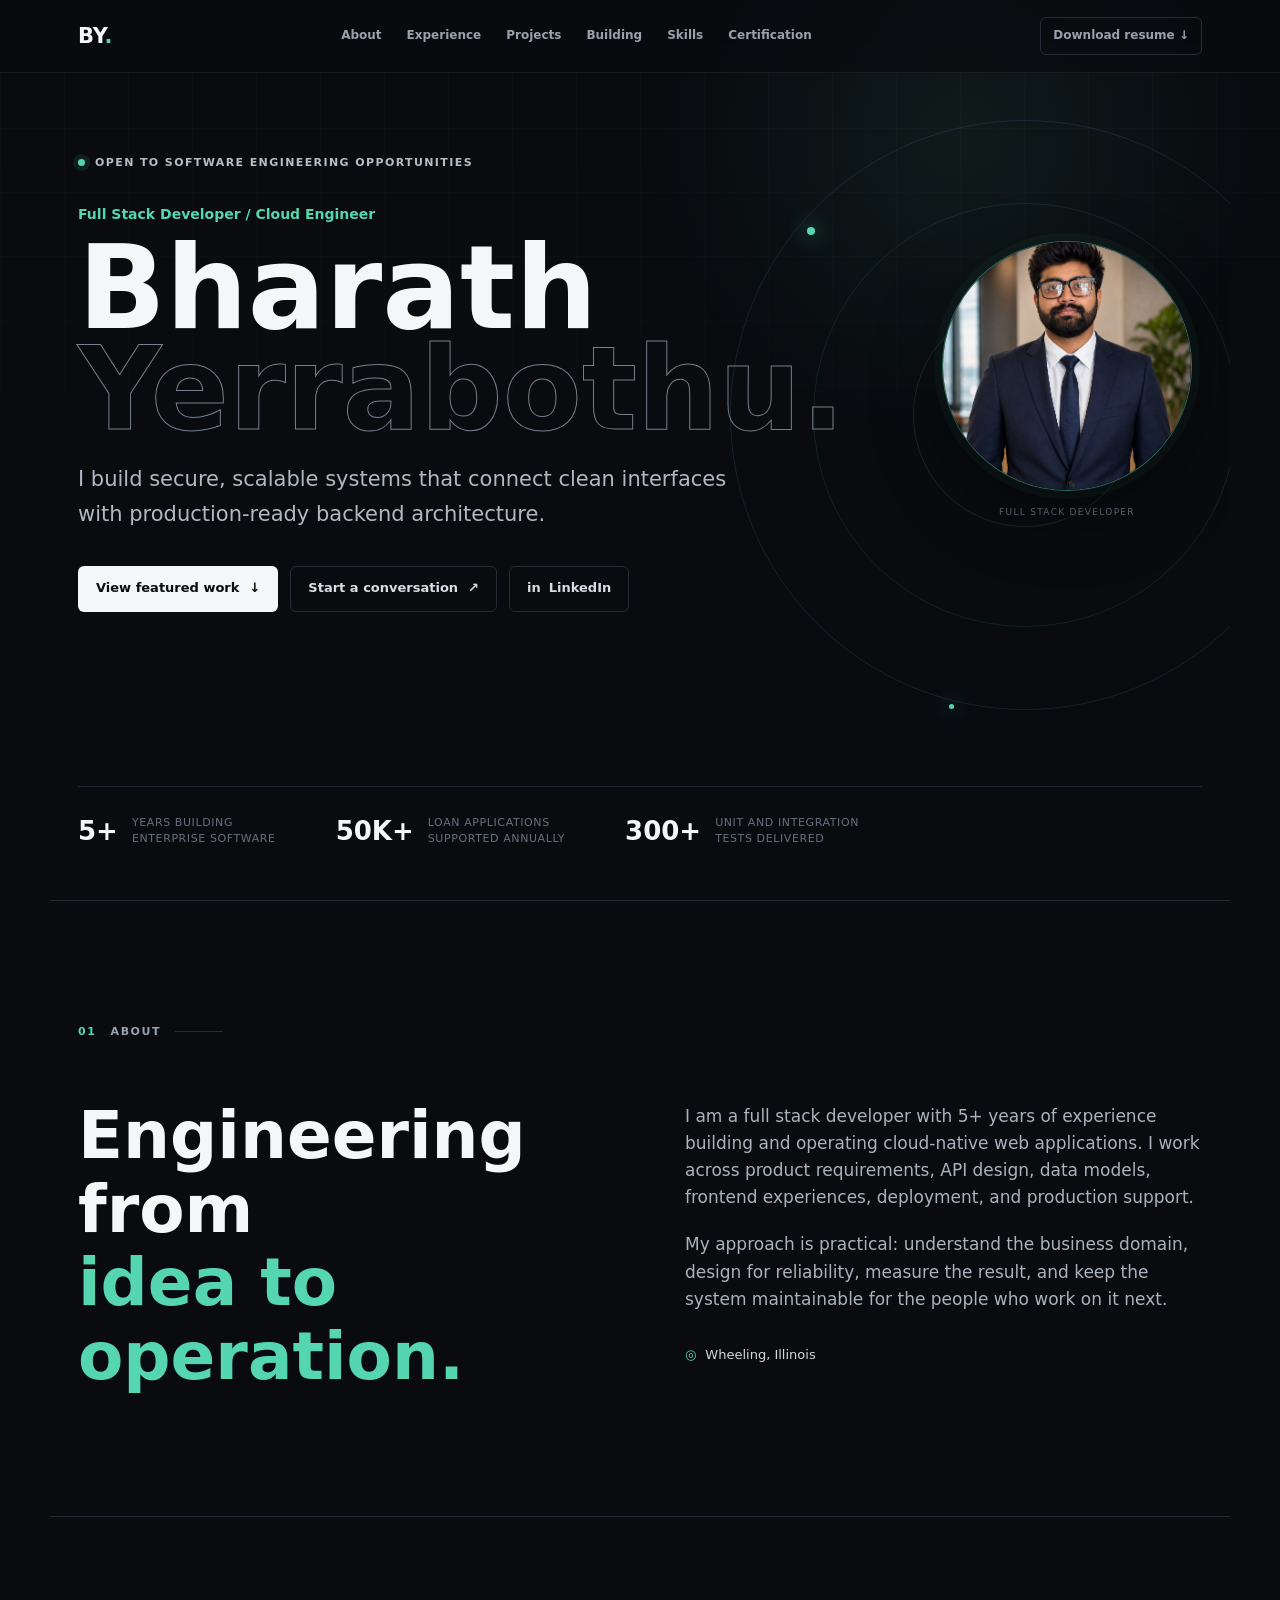
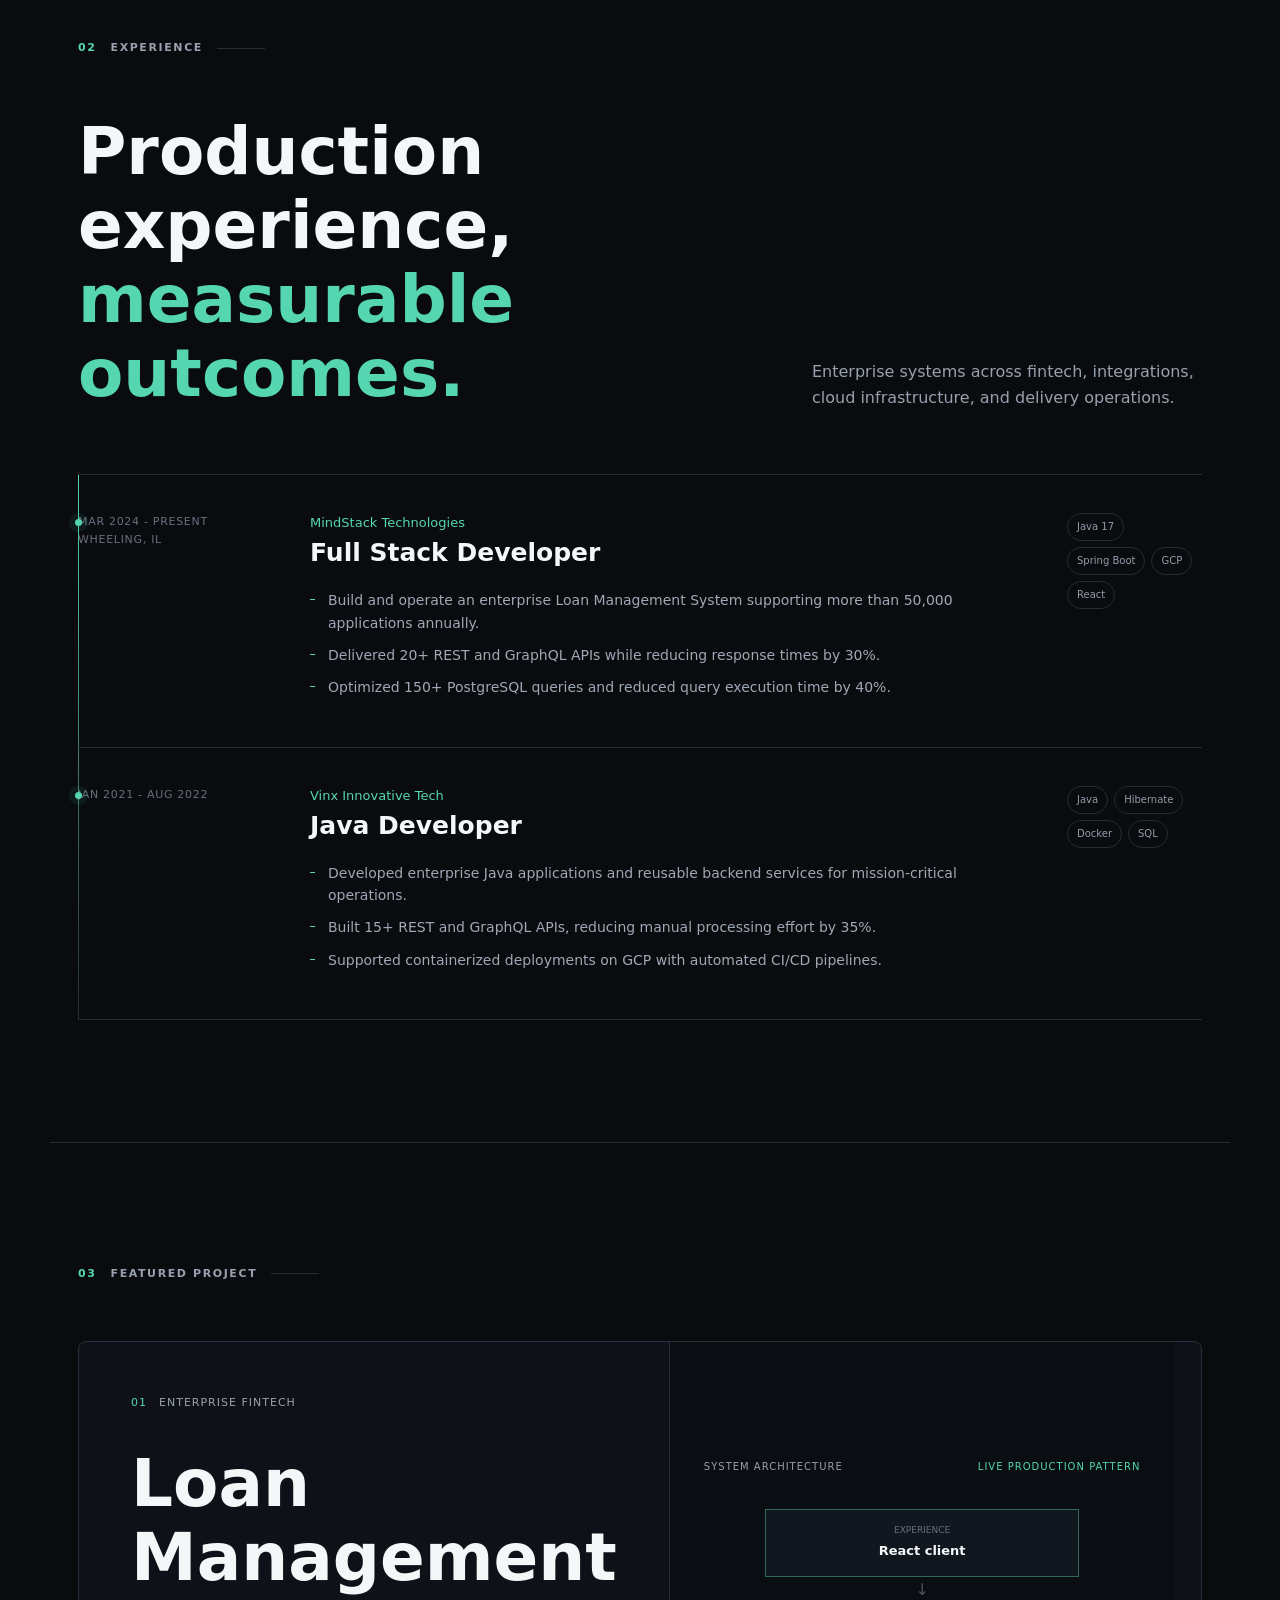
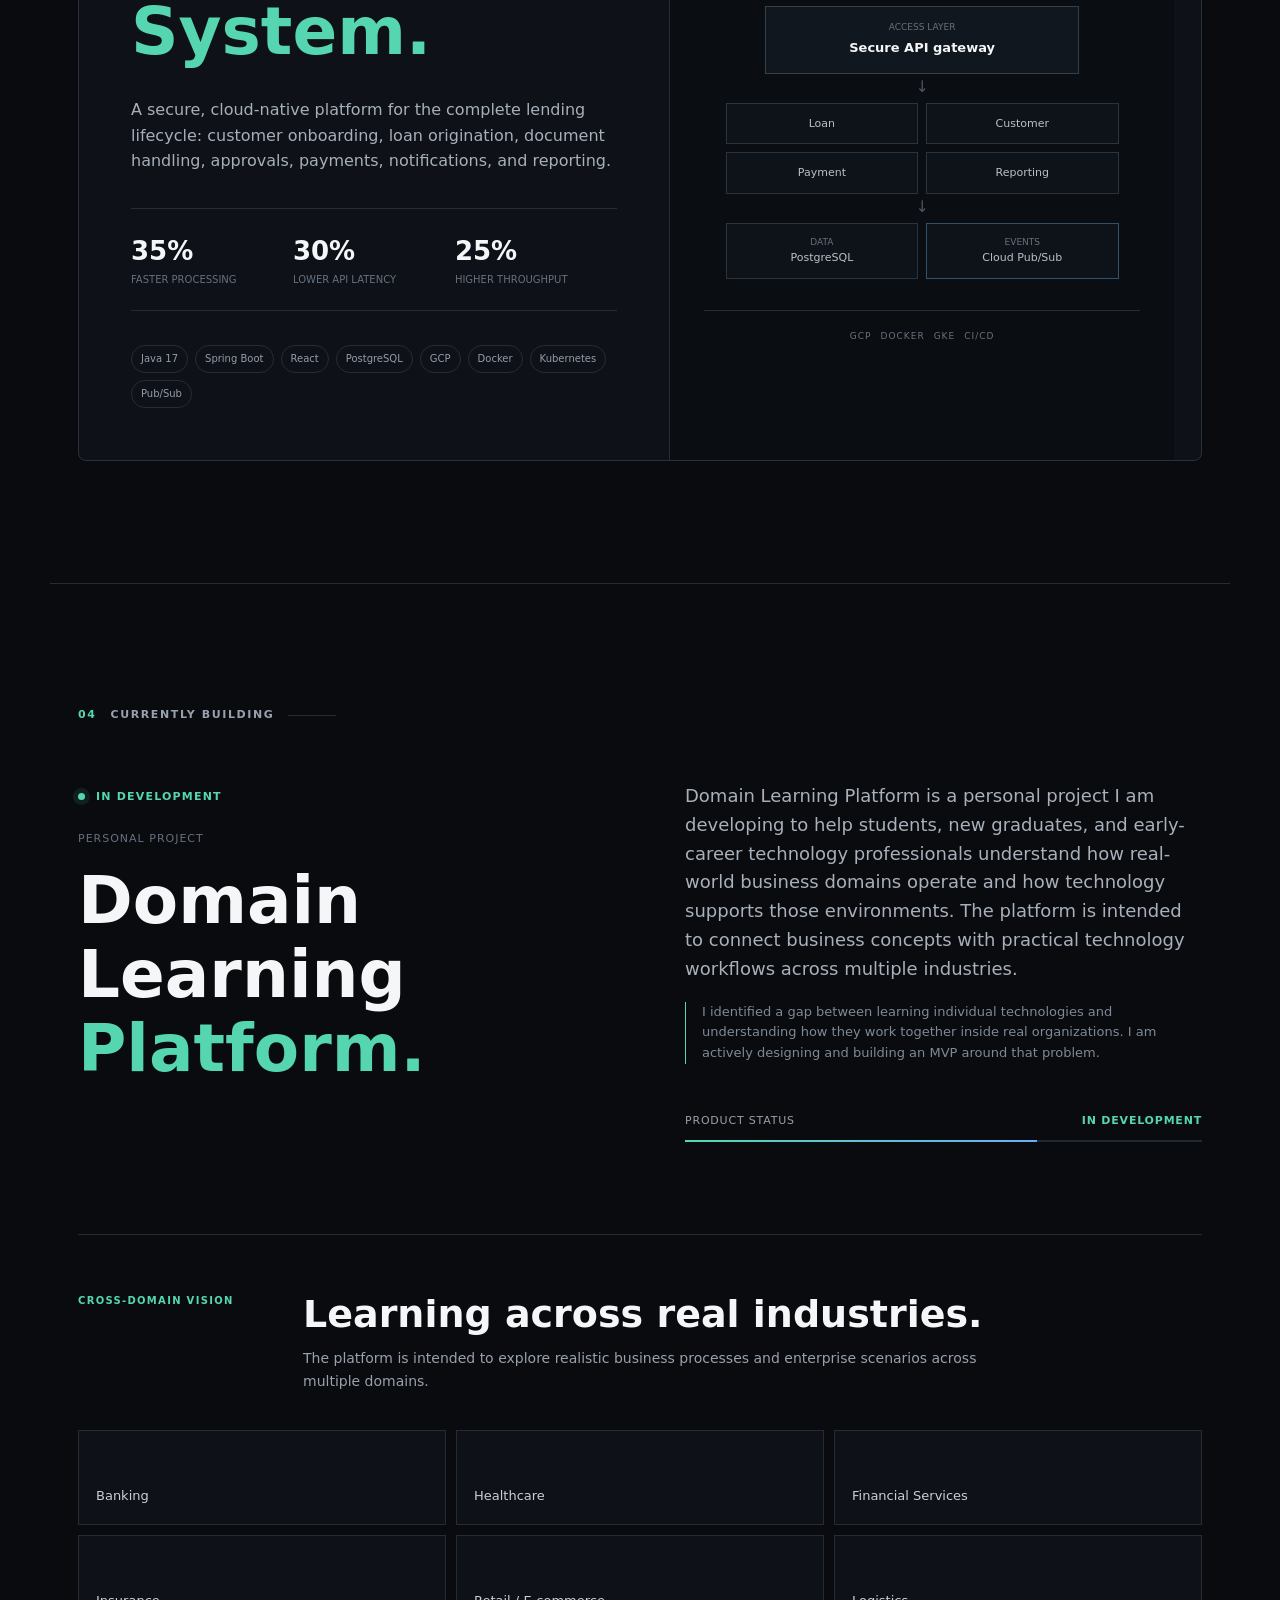
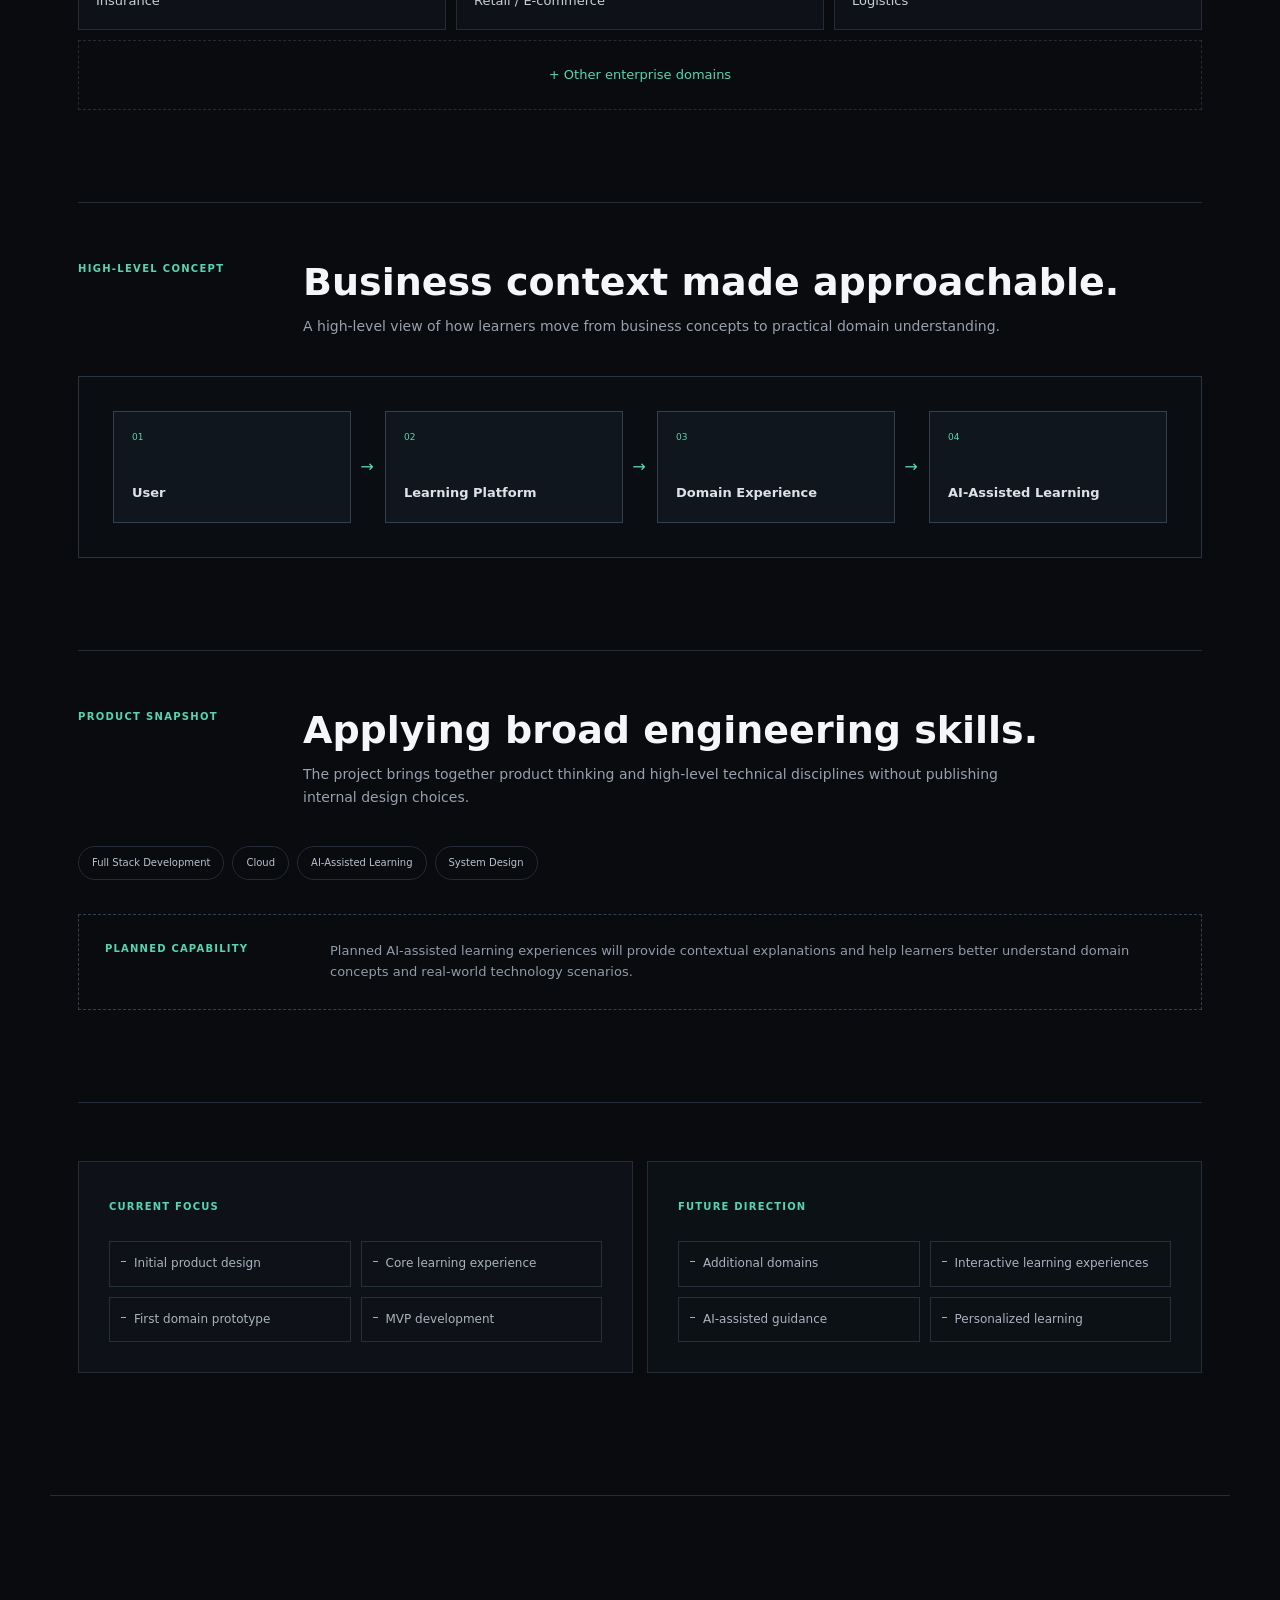
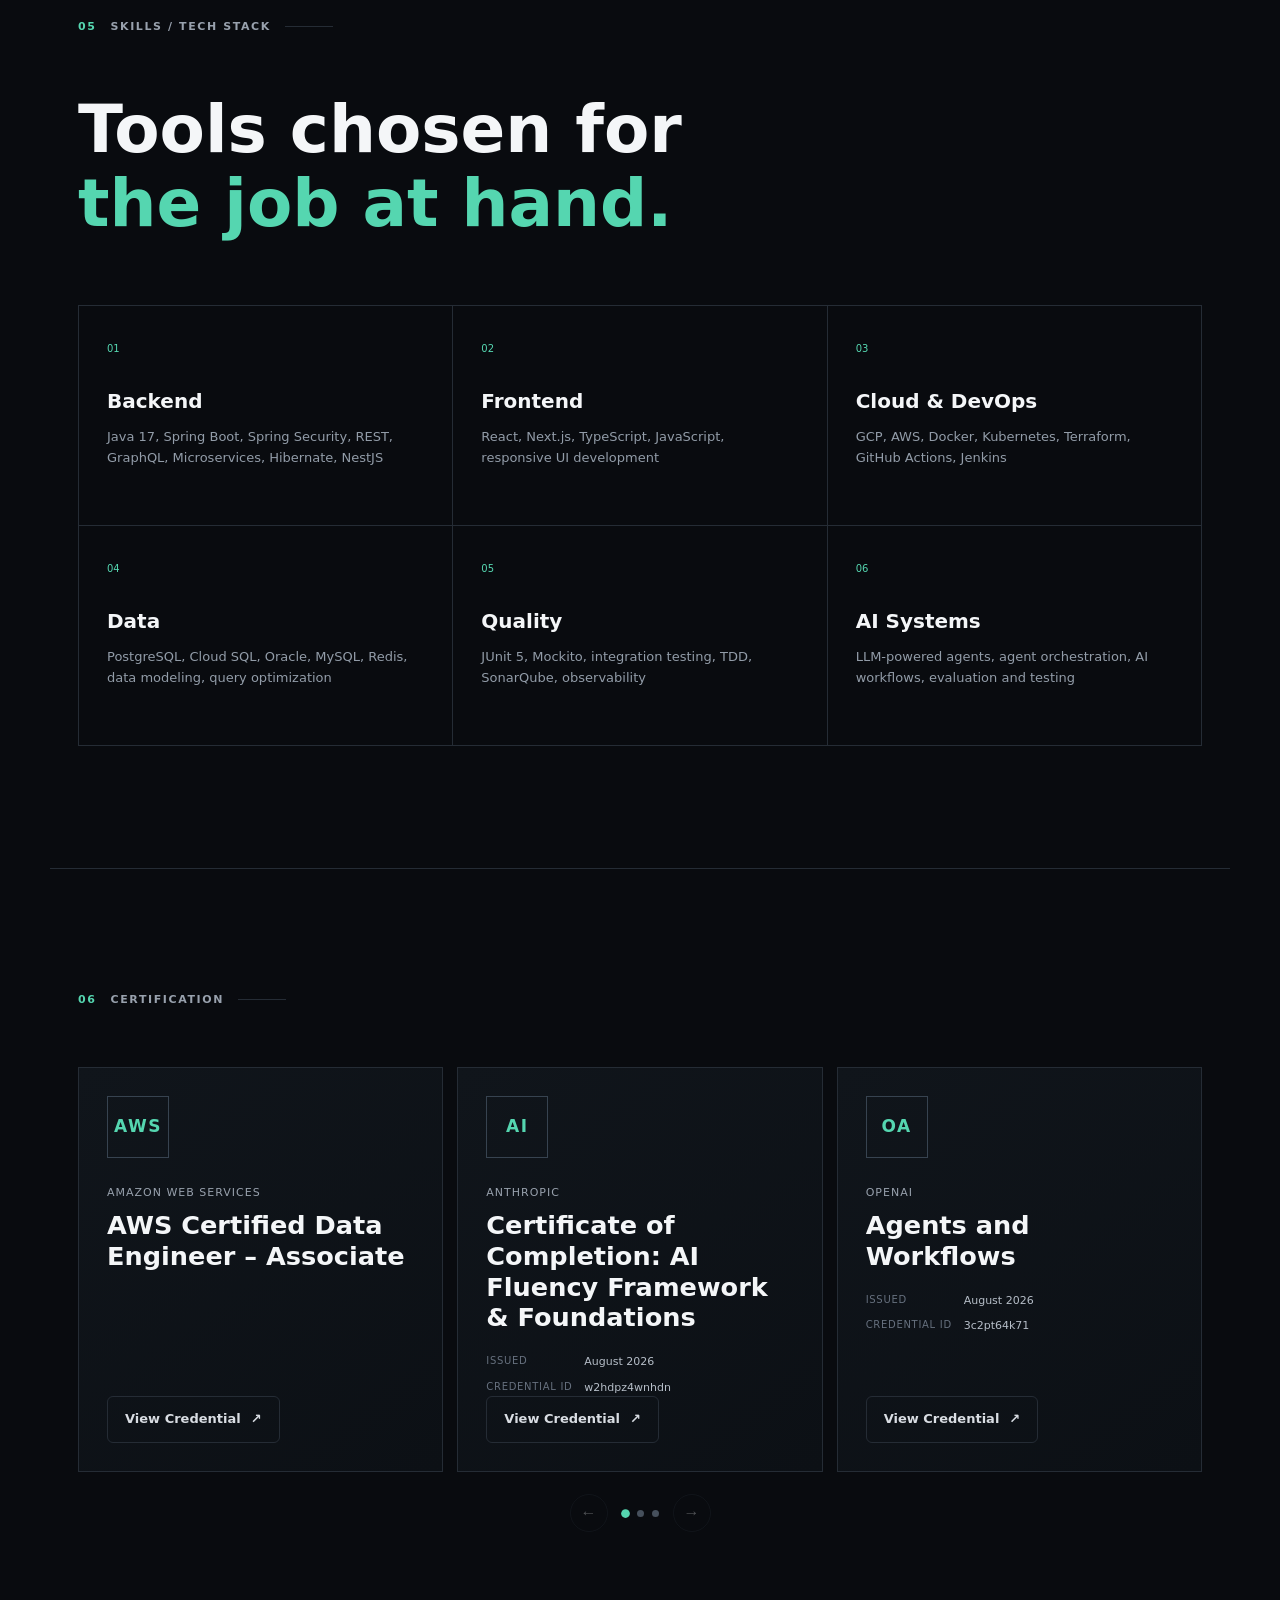
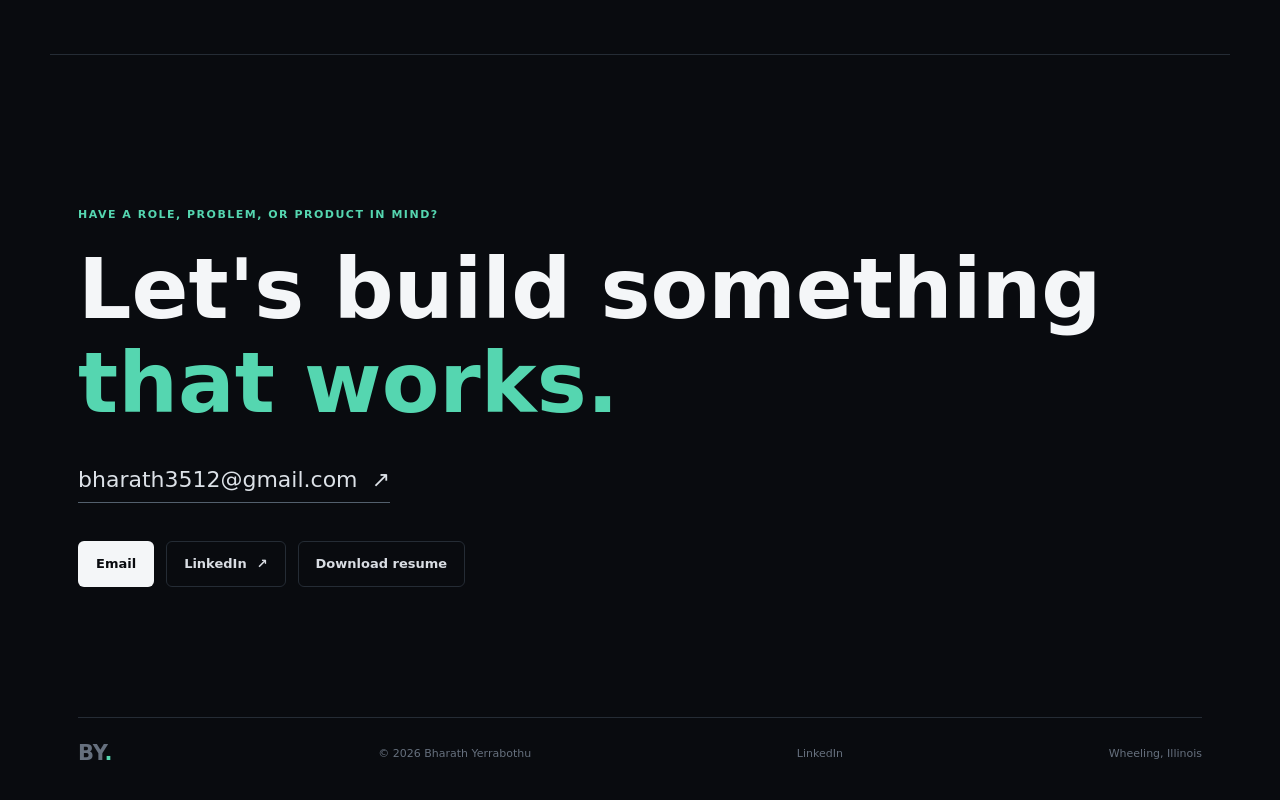
<file: index.html>
<!doctype html>
<html lang="en">
<head>
  <meta charset="UTF-8">
  <meta name="viewport" content="width=device-width, initial-scale=1.0">
  <meta name="description" content="Bharath Yerrabothu is a full stack developer building reliable cloud-native applications with Java, Spring Boot, React, and GCP.">
  <meta name="theme-color" content="#090b0f">
  <title>Bharath Yerrabothu | Full Stack Developer</title>
  <link rel="stylesheet" href="style.css">
</head>
<body>
  <a class="skip-link" href="#main">Skip to content</a>
  <div class="cursor-glow" aria-hidden="true"></div>

  <header class="site-header">
    <nav class="nav" aria-label="Primary navigation">
      <a class="logo" href="#home" aria-label="Bharath Yerrabothu, home">BY<span>.</span></a>
      <button class="menu-button" type="button" aria-expanded="false" aria-controls="nav-links" aria-label="Open navigation">
        <span></span><span></span>
      </button>
      <div class="nav-links" id="nav-links">
        <a href="#about">About</a><a href="#experience">Experience</a><a href="#projects">Projects</a>
        <a href="#building">Building</a><a href="#skills">Skills</a><a href="#certification">Certification</a>
      </div>
      <a class="resume-link" href="Bharath_Yerrabothu_Resume.pdf" download>Download resume <span aria-hidden="true">&#8595;</span></a>
    </nav>
  </header>

  <main id="main">
    <section id="home" class="hero">
      <div class="hero-orbit" aria-hidden="true"><span></span><span></span><span></span></div>
      <div class="hero-main">
      <div class="hero-content">
        <p class="availability"><i></i> Open to software engineering opportunities</p>
        <p class="hero-role">Full Stack Developer / Cloud Engineer</p>
        <h1>Bharath<br><span>Yerrabothu.</span></h1>
        <p class="hero-summary">I build secure, scalable systems that connect clean interfaces with production-ready backend architecture.</p>
        <div class="hero-actions">
          <a class="button button-primary" href="#projects">View featured work <span aria-hidden="true">&#8595;</span></a>
          <a class="button button-secondary" href="mailto:bharath3512@gmail.com">Start a conversation <span aria-hidden="true">&#8599;</span></a>
          <a class="button button-secondary social-button" href="https://www.linkedin.com/in/bharathraj9/" target="_blank" rel="noopener noreferrer">in <span>LinkedIn</span></a>
        </div>
      </div>
      <div class="profile-wrap">
        <div class="profile-frame" id="profile-frame">
          <div class="profile-placeholder" aria-hidden="true"><span>BY</span><small>Add profile-photo.jpg</small></div>
          <img src="profile-photo.jpg" alt="Bharath Yerrabothu" id="profile-photo">
        </div>
        <span class="profile-caption">Full Stack Developer</span>
      </div>
      </div>
      <div class="hero-proof" aria-label="Career highlights">
        <div><strong>5+</strong><span>years building<br>enterprise software</span></div>
        <div><strong>50K+</strong><span>loan applications<br>supported annually</span></div>
        <div><strong>300+</strong><span>unit and integration<br>tests delivered</span></div>
      </div>
    </section>

    <section id="about" class="section reveal">
      <div class="section-label"><span>01</span> About</div>
      <div class="about-grid">
        <h2>Engineering from<br><em>idea to operation.</em></h2>
        <div class="body-copy">
          <p>I am a full stack developer with 5+ years of experience building and operating cloud-native web applications. I work across product requirements, API design, data models, frontend experiences, deployment, and production support.</p>
          <p>My approach is practical: understand the business domain, design for reliability, measure the result, and keep the system maintainable for the people who work on it next.</p>
          <div class="location"><span aria-hidden="true">&#9678;</span> Wheeling, Illinois</div>
        </div>
      </div>
    </section>

    <section id="experience" class="section reveal">
      <div class="section-label"><span>02</span> Experience</div>
      <div class="section-heading"><h2>Production experience,<br><em>measurable outcomes.</em></h2><p>Enterprise systems across fintech, integrations, cloud infrastructure, and delivery operations.</p></div>
      <div class="timeline">
        <article class="experience-item">
          <div class="experience-meta"><time>Mar 2024 - Present</time><span>Wheeling, IL</span></div>
          <div class="experience-main"><p class="company">MindStack Technologies</p><h3>Full Stack Developer</h3><ul><li>Build and operate an enterprise Loan Management System supporting more than 50,000 applications annually.</li><li>Delivered 20+ REST and GraphQL APIs while reducing response times by 30%.</li><li>Optimized 150+ PostgreSQL queries and reduced query execution time by 40%.</li></ul></div>
          <div class="experience-tags"><span>Java 17</span><span>Spring Boot</span><span>GCP</span><span>React</span></div>
        </article>
        <article class="experience-item">
          <div class="experience-meta"><time>Jan 2021 - Aug 2022</time></div>
          <div class="experience-main"><p class="company">Vinx Innovative Tech</p><h3>Java Developer</h3><ul><li>Developed enterprise Java applications and reusable backend services for mission-critical operations.</li><li>Built 15+ REST and GraphQL APIs, reducing manual processing effort by 35%.</li><li>Supported containerized deployments on GCP with automated CI/CD pipelines.</li></ul></div>
          <div class="experience-tags"><span>Java</span><span>Hibernate</span><span>Docker</span><span>SQL</span></div>
        </article>
      </div>
    </section>

    <section id="projects" class="section reveal">
      <div class="section-label"><span>03</span> Featured Project</div>
      <article class="featured-project">
        <div class="project-copy">
          <div class="project-kicker"><span>01</span> Enterprise Fintech</div>
          <h2>Loan Management<br><em>System.</em></h2>
          <p>A secure, cloud-native platform for the complete lending lifecycle: customer onboarding, loan origination, document handling, approvals, payments, notifications, and reporting.</p>
          <div class="project-results"><div><strong>35%</strong><span>faster processing</span></div><div><strong>30%</strong><span>lower API latency</span></div><div><strong>25%</strong><span>higher throughput</span></div></div>
          <div class="tech-list"><span>Java 17</span><span>Spring Boot</span><span>React</span><span>PostgreSQL</span><span>GCP</span><span>Docker</span><span>Kubernetes</span><span>Pub/Sub</span></div>
        </div>
        <div class="system-map" aria-label="Loan platform architecture diagram">
          <div class="map-head"><span>System architecture</span><i>Live production pattern</i></div>
          <div class="map-node map-client"><small>Experience</small><strong>React client</strong></div>
          <span class="map-line">&#8595;</span>
          <div class="map-node"><small>Access layer</small><strong>Secure API gateway</strong></div>
          <span class="map-line">&#8595;</span>
          <div class="service-grid"><div>Loan</div><div>Customer</div><div>Payment</div><div>Reporting</div></div>
          <span class="map-line">&#8595;</span>
          <div class="data-grid"><div><small>Data</small>PostgreSQL</div><div><small>Events</small>Cloud Pub/Sub</div></div>
          <div class="map-foot"><span>GCP</span><span>Docker</span><span>GKE</span><span>CI/CD</span></div>
        </div>
      </article>
    </section>

    <section id="building" class="section reveal">
      <div class="section-label"><span>04</span> Currently Building</div>
      <div class="building-grid">
        <div>
          <div class="status"><i></i><span>In development</span></div>
          <p class="project-type">Personal Project</p>
          <h2>Domain Learning<br><em>Platform.</em></h2>
        </div>
        <div class="building-copy">
          <p>Domain Learning Platform is a personal project I am developing to help students, new graduates, and early-career technology professionals understand how real-world business domains operate and how technology supports those environments. The platform is intended to connect business concepts with practical technology workflows across multiple industries.</p>
          <p class="development-note">I identified a gap between learning individual technologies and understanding how they work together inside real organizations. I am actively designing and building an MVP around that problem.</p>
          <div class="progress"><div><span>Product status</span><strong>In Development</strong></div><i><b></b></i></div>
        </div>
      </div>

      <div class="project-block domains-block">
        <div class="project-block-heading"><span>Cross-domain vision</span><h3>Learning across real industries.</h3><p>The platform is intended to explore realistic business processes and enterprise scenarios across multiple domains.</p></div>
        <div class="domain-grid simplified-domains"><article>Banking</article><article>Healthcare</article><article>Financial Services</article><article>Insurance</article><article>Retail / E-commerce</article><article>Logistics</article><article class="domain-more">+ Other enterprise domains</article></div>
      </div>

      <div class="project-block concept-block">
        <div class="project-block-heading"><span>High-Level Concept</span><h3>Business context made approachable.</h3><p>A high-level view of how learners move from business concepts to practical domain understanding.</p></div>
        <div class="concept-flow" aria-label="High-level Domain Learning Platform concept">
          <div><small>01</small><strong>User</strong></div><span aria-hidden="true">&#8595;</span>
          <div><small>02</small><strong>Learning Platform</strong></div><span aria-hidden="true">&#8595;</span>
          <div><small>03</small><strong>Domain Experience</strong></div><span aria-hidden="true">&#8595;</span>
          <div><small>04</small><strong>AI-Assisted Learning</strong></div>
        </div>
      </div>

      <div class="project-block project-snapshot">
        <div class="project-block-heading"><span>Product snapshot</span><h3>Applying broad engineering skills.</h3><p>The project brings together product thinking and high-level technical disciplines without publishing internal design choices.</p></div>
        <div class="build-features broad-capabilities"><span>Full Stack Development</span><span>Cloud</span><span>AI-Assisted Learning</span><span>System Design</span></div>
        <div class="planned-ai"><span>Planned Capability</span><p>Planned AI-assisted learning experiences will provide contextual explanations and help learners better understand domain concepts and real-world technology scenarios.</p></div>
      </div>

      <div class="project-block focus-block">
        <div class="focus-column">
          <span>Current Focus</span>
          <ul><li>Initial product design</li><li>Core learning experience</li><li>First domain prototype</li><li>MVP development</li></ul>
        </div>
        <div class="focus-column future-focus">
          <span>Future Direction</span>
          <ul><li>Additional domains</li><li>Interactive learning experiences</li><li>AI-assisted guidance</li><li>Personalized learning</li></ul>
        </div>
      </div>
    </section>

    <section id="skills" class="section reveal">
      <div class="section-label"><span>05</span> Skills / Tech Stack</div>
      <div class="section-heading"><h2>Tools chosen for<br><em>the job at hand.</em></h2></div>
      <div class="skills-grid">
        <article><span>01</span><h3>Backend</h3><p>Java 17, Spring Boot, Spring Security, REST, GraphQL, Microservices, Hibernate, NestJS</p></article>
        <article><span>02</span><h3>Frontend</h3><p>React, Next.js, TypeScript, JavaScript, responsive UI development</p></article>
        <article><span>03</span><h3>Cloud & DevOps</h3><p>GCP, AWS, Docker, Kubernetes, Terraform, GitHub Actions, Jenkins</p></article>
        <article><span>04</span><h3>Data</h3><p>PostgreSQL, Cloud SQL, Oracle, MySQL, Redis, data modeling, query optimization</p></article>
        <article><span>05</span><h3>Quality</h3><p>JUnit 5, Mockito, integration testing, TDD, SonarQube, observability</p></article>
        <article><span>06</span><h3>AI Systems</h3><p>LLM-powered agents, agent orchestration, AI workflows, evaluation and testing</p></article>
      </div>
    </section>

    <section id="certification" class="section reveal">
      <div class="section-label"><span>06</span> Certification</div>
      <div class="certification-carousel" aria-roledescription="carousel" aria-label="Professional credentials">
      <div class="certification-grid" id="certification-track">
        <article class="certification-card">
          <div class="cert-mark" aria-hidden="true">AWS</div>
          <div class="certification-content"><p class="cert-issuer">Amazon Web Services</p><h2>AWS Certified Data Engineer – Associate</h2><a class="button button-secondary credential-button" href="https://www.credly.com/badges/38e1c4bd-2716-48ea-8cf2-a0beb8842b4e/public_url" target="_blank" rel="noopener noreferrer">View Credential <span aria-hidden="true">&#8599;</span></a></div>
        </article>
        <article class="certification-card">
          <div class="cert-mark" aria-hidden="true">AI</div>
          <div class="certification-content"><p class="cert-issuer">Anthropic</p><h2>Certificate of Completion: AI Fluency Framework &amp; Foundations</h2><dl class="cert-details"><div><dt>Issued</dt><dd>August 2026</dd></div><div><dt>Credential ID</dt><dd>w2hdpz4wnhdn</dd></div></dl><a class="button button-secondary credential-button" href="https://verify.skilljar.com/c/w2hdpz4wnhdn" target="_blank" rel="noopener noreferrer">View Credential <span aria-hidden="true">&#8599;</span></a></div>
        </article>
        <article class="certification-card">
          <div class="cert-mark" aria-hidden="true">OA</div>
          <div class="certification-content"><p class="cert-issuer">OpenAI</p><h2>Agents and Workflows</h2><dl class="cert-details"><div><dt>Issued</dt><dd>August 2026</dd></div><div><dt>Credential ID</dt><dd>3c2pt64k71</dd></div></dl><a class="button button-secondary credential-button" href="https://academy.openai.com/home/certificate/3c2pt64k71" target="_blank" rel="noopener noreferrer">View Credential <span aria-hidden="true">&#8599;</span></a></div>
        </article>
      </div>
      <div class="carousel-controls">
        <button class="carousel-arrow carousel-prev" type="button" aria-label="Previous certification" aria-controls="certification-track">&#8592;</button>
        <div class="carousel-dots" role="group" aria-label="Choose certification"></div>
        <button class="carousel-arrow carousel-next" type="button" aria-label="Next certification" aria-controls="certification-track">&#8594;</button>
      </div>
      </div>
    </section>

    <section id="contact" class="contact reveal">
      <p class="contact-kicker">Have a role, problem, or product in mind?</p>
      <h2>Let's build something<br><em>that works.</em></h2>
      <a class="contact-email" href="mailto:bharath3512@gmail.com">bharath3512@gmail.com <span aria-hidden="true">&#8599;</span></a>
      <div class="contact-actions"><a class="button button-primary" href="mailto:bharath3512@gmail.com">Email</a><a class="button button-secondary" href="https://www.linkedin.com/in/bharathraj9/" target="_blank" rel="noopener noreferrer">LinkedIn <span aria-hidden="true">&#8599;</span></a><a class="button button-secondary" href="Bharath_Yerrabothu_Resume.pdf" download>Download resume</a></div>
      <footer><a class="logo" href="#home">BY<span>.</span></a><span>&copy; <span id="year">2026</span> Bharath Yerrabothu</span><a href="https://www.linkedin.com/in/bharathraj9/" target="_blank" rel="noopener noreferrer">LinkedIn</a><span>Wheeling, Illinois</span></footer>
    </section>
  </main>
  <script src="script.js"></script>
</body>
</html>
</file>
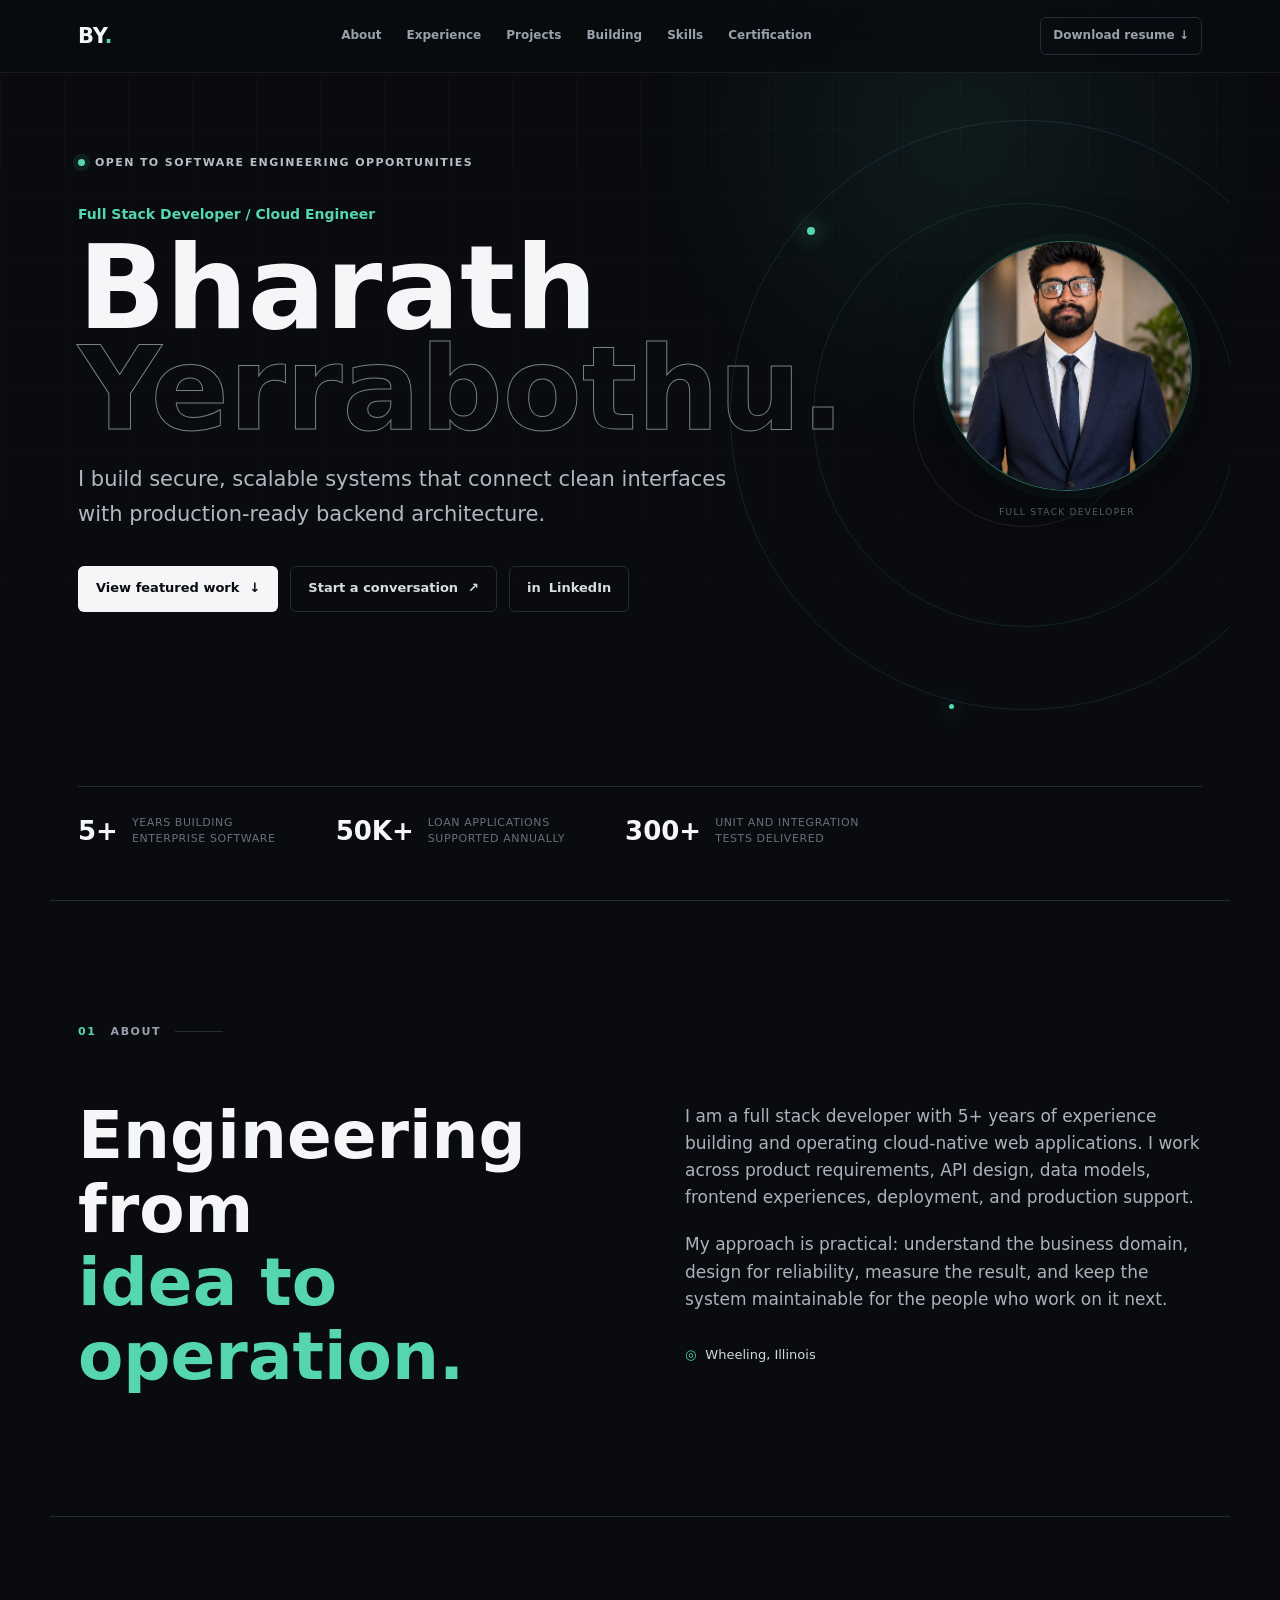
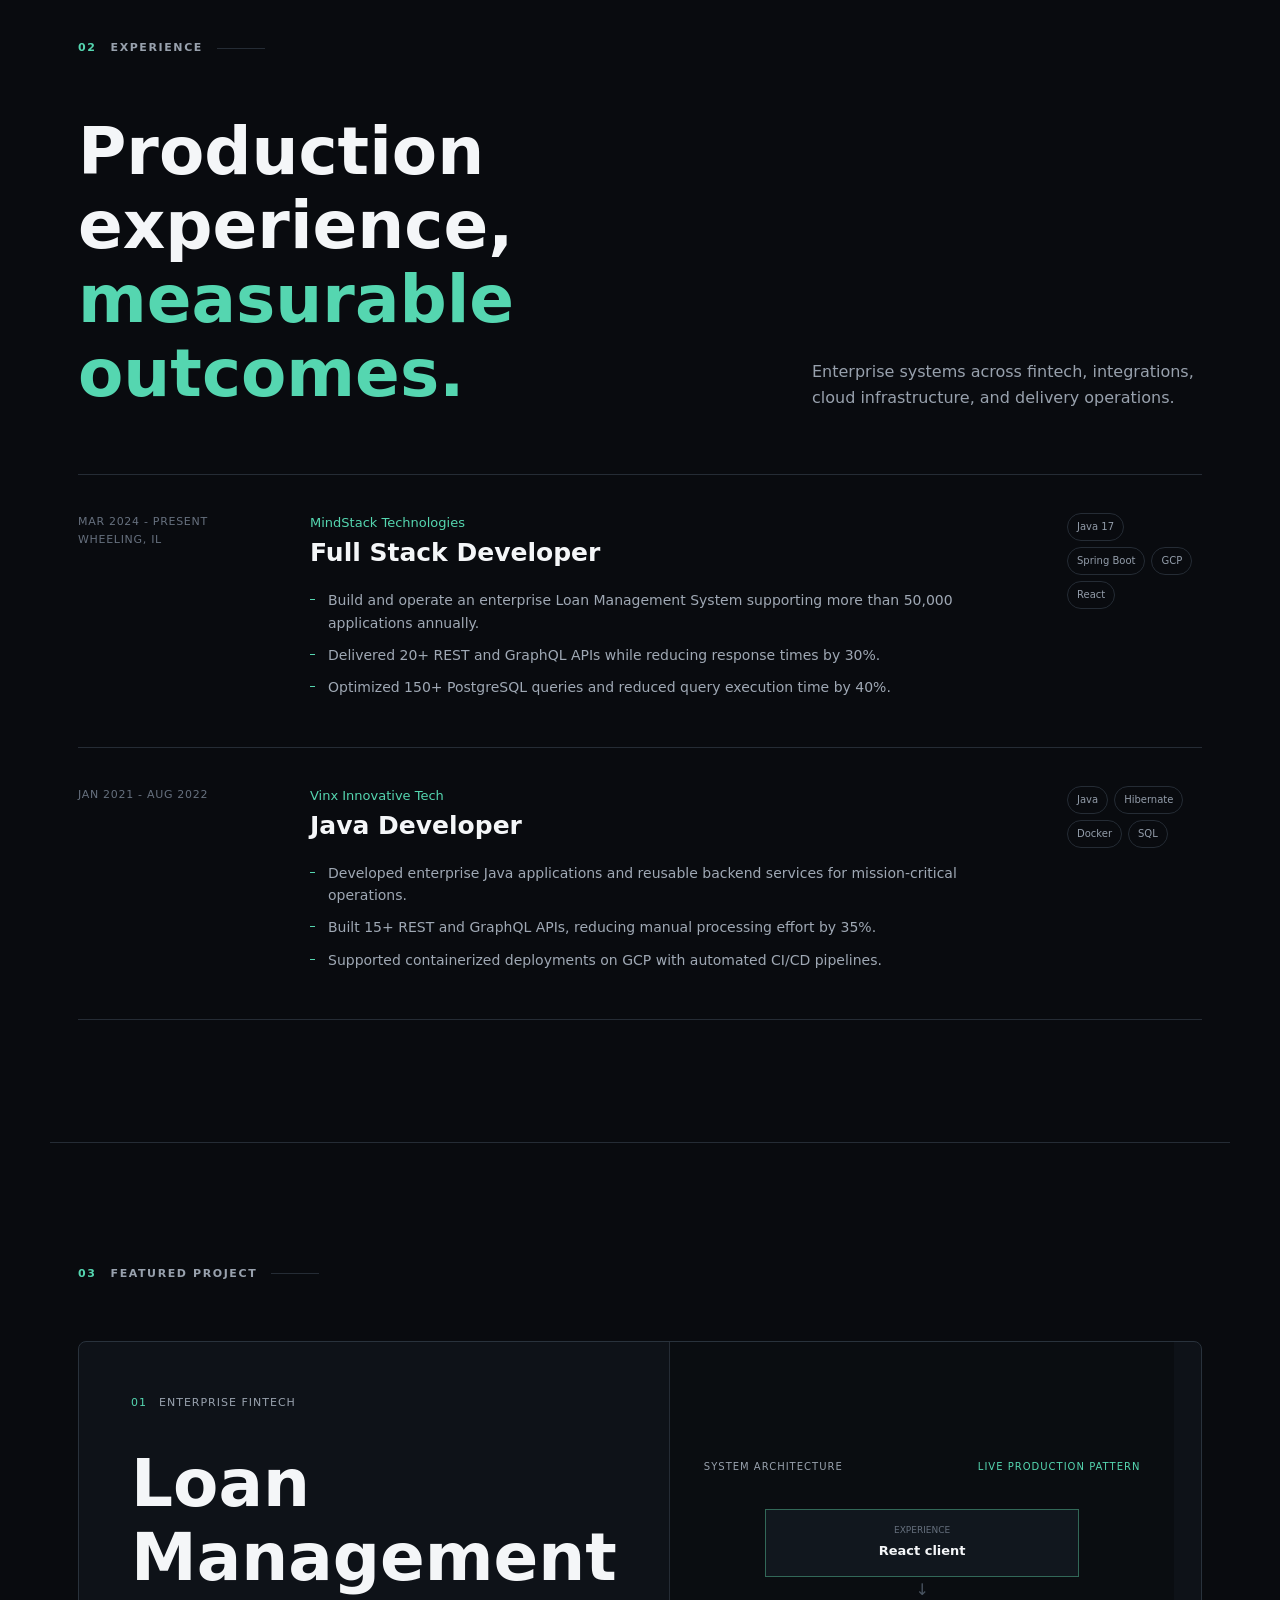
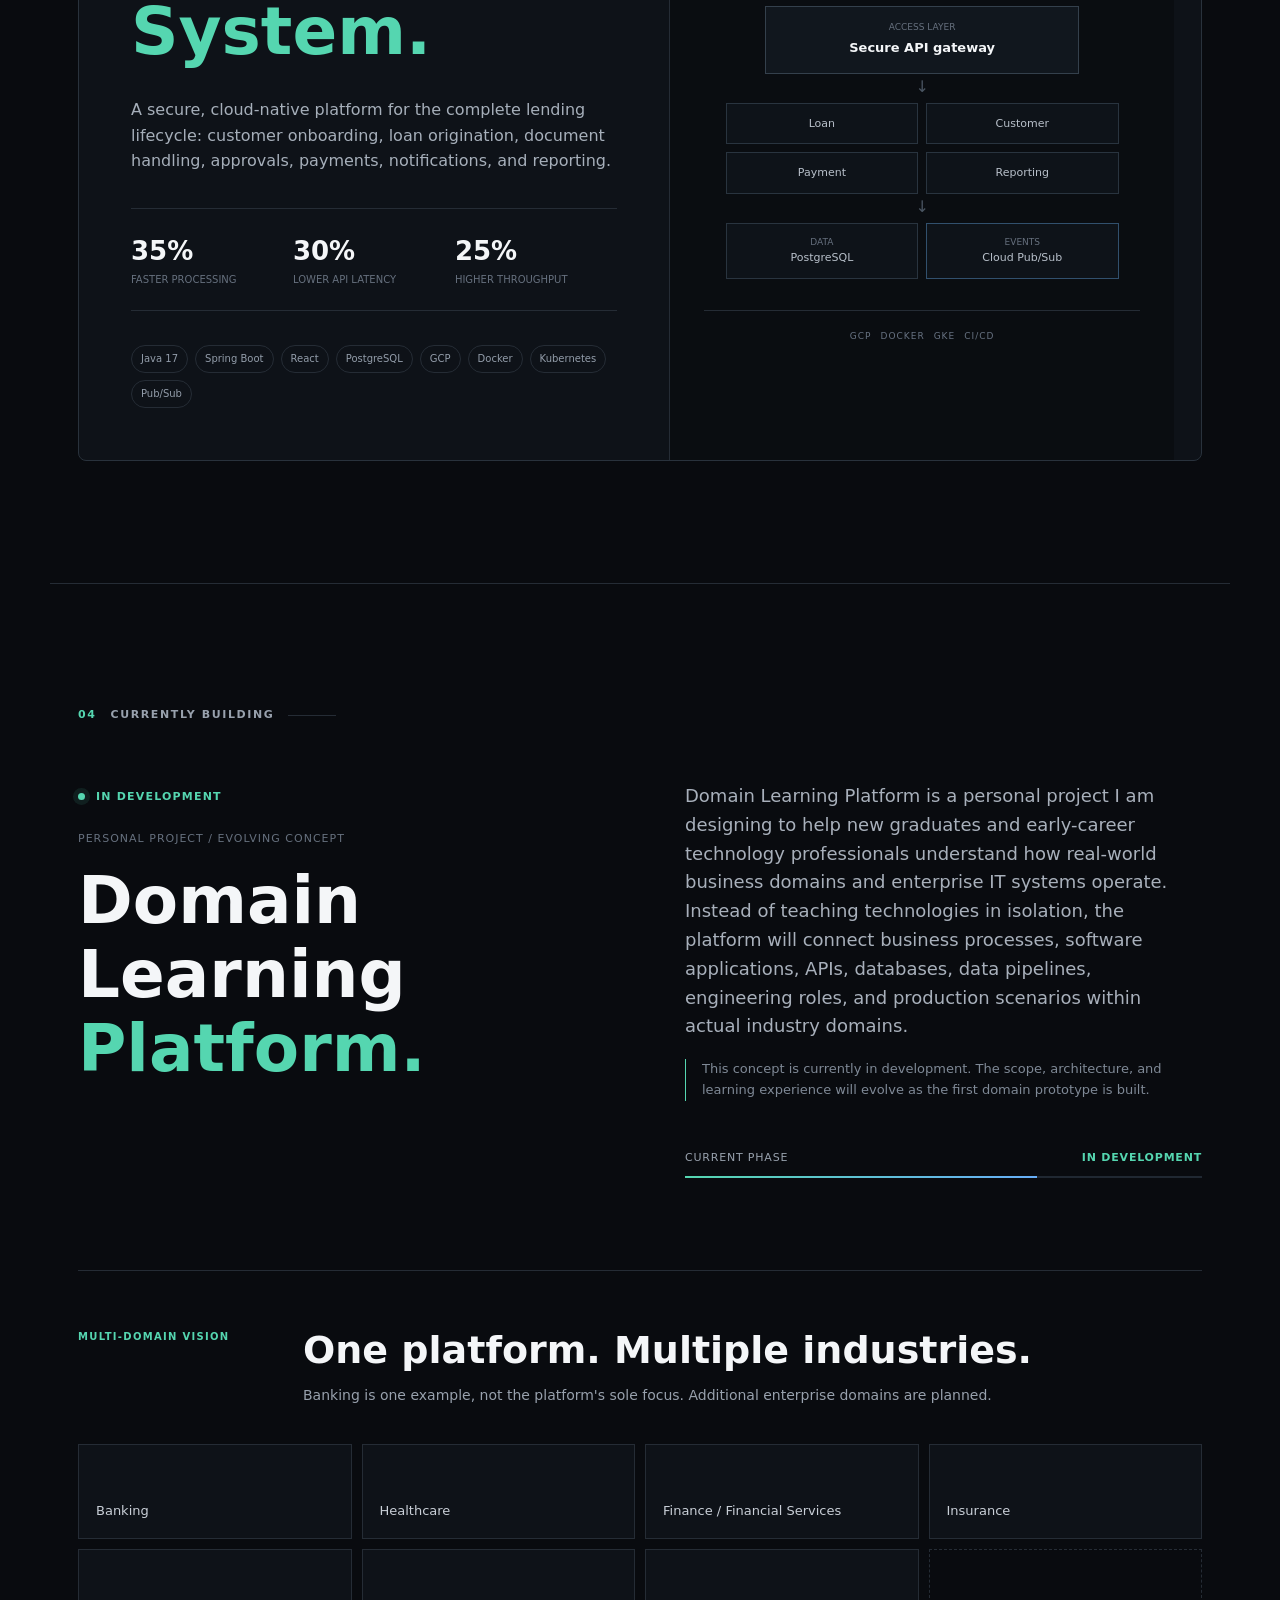
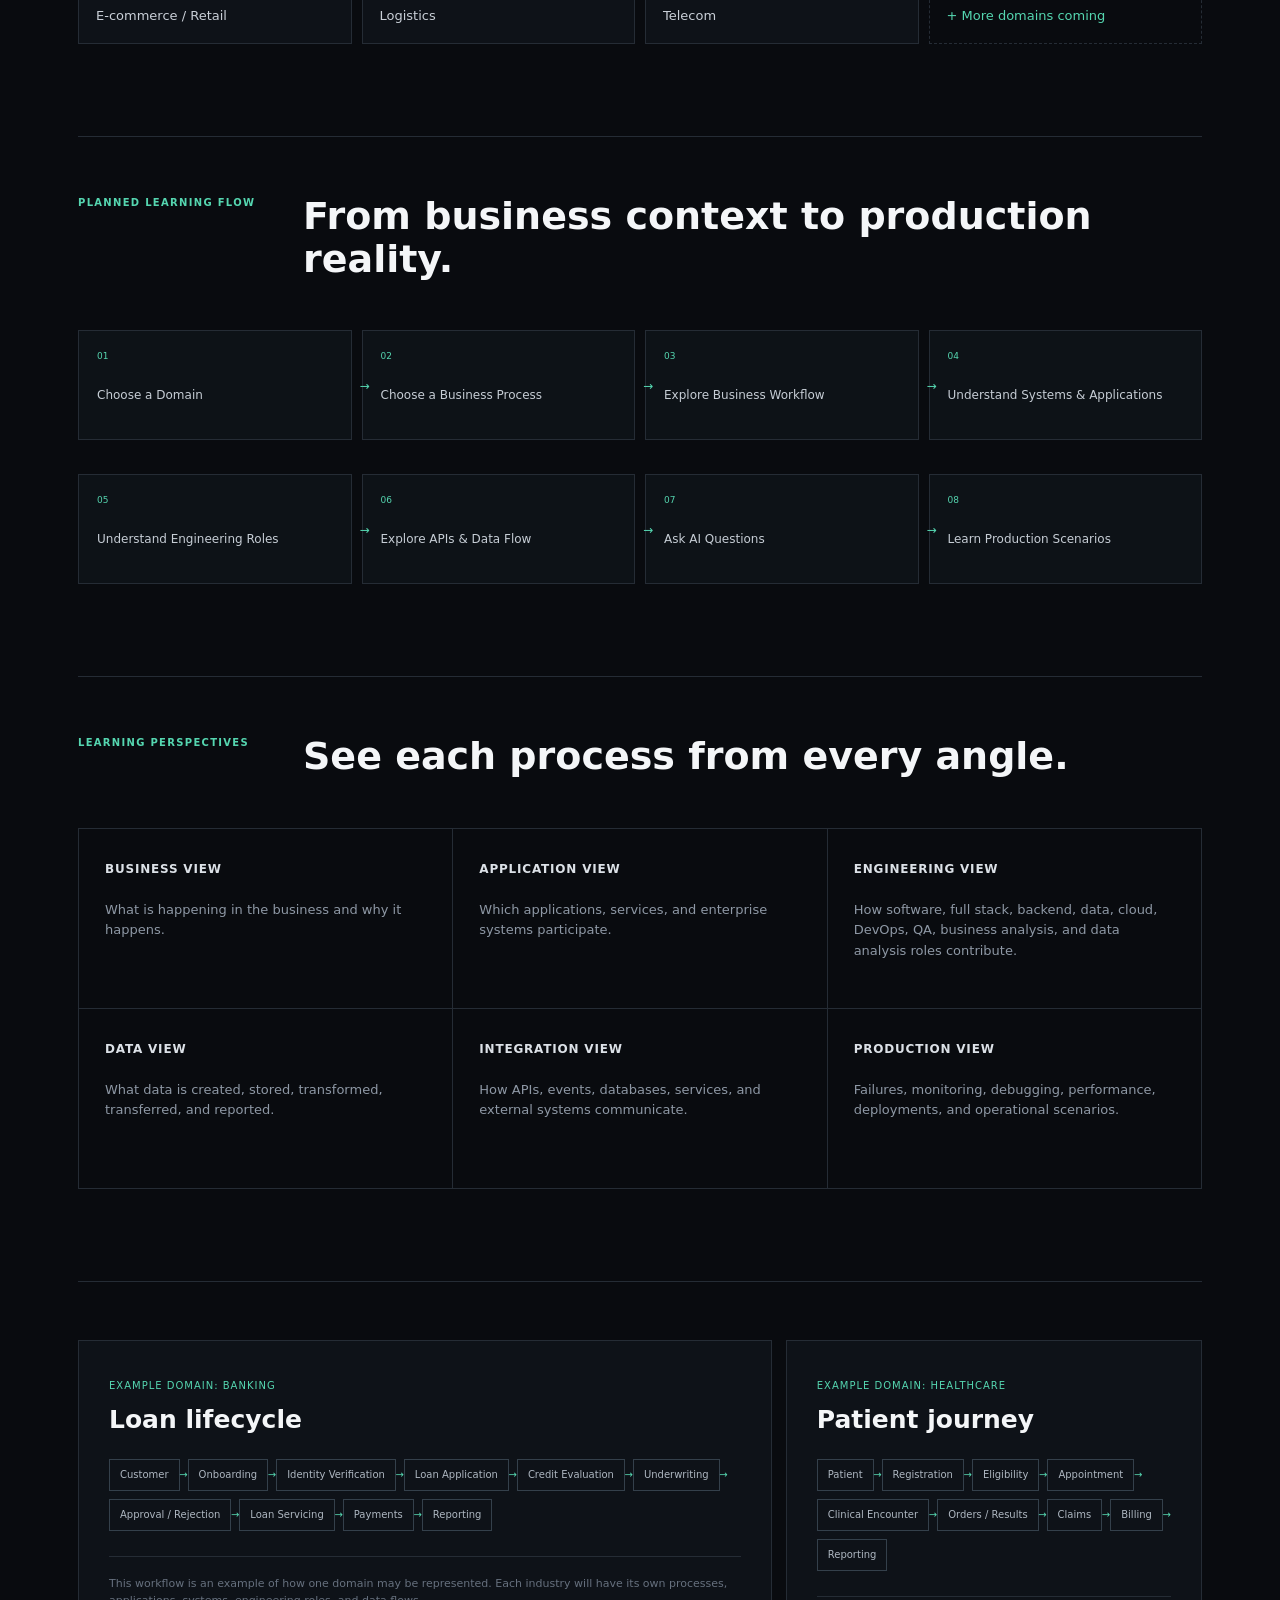
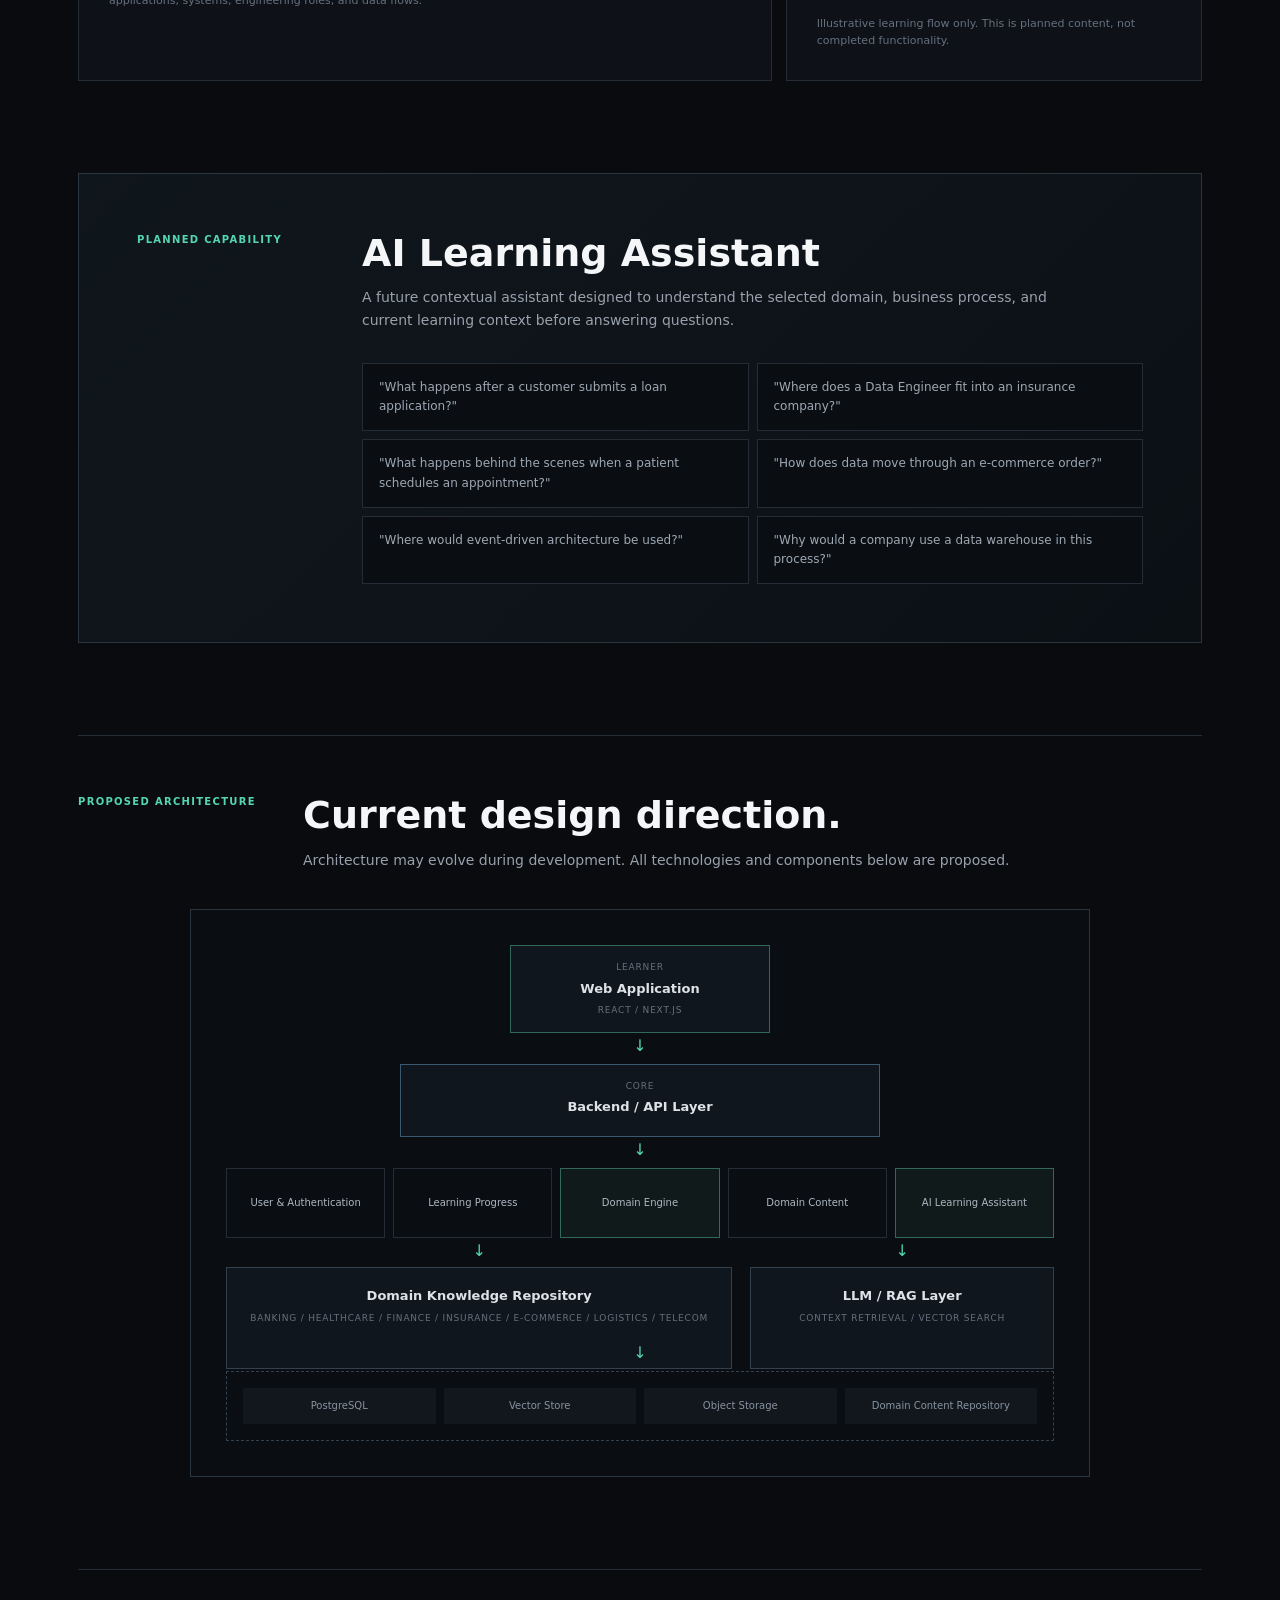
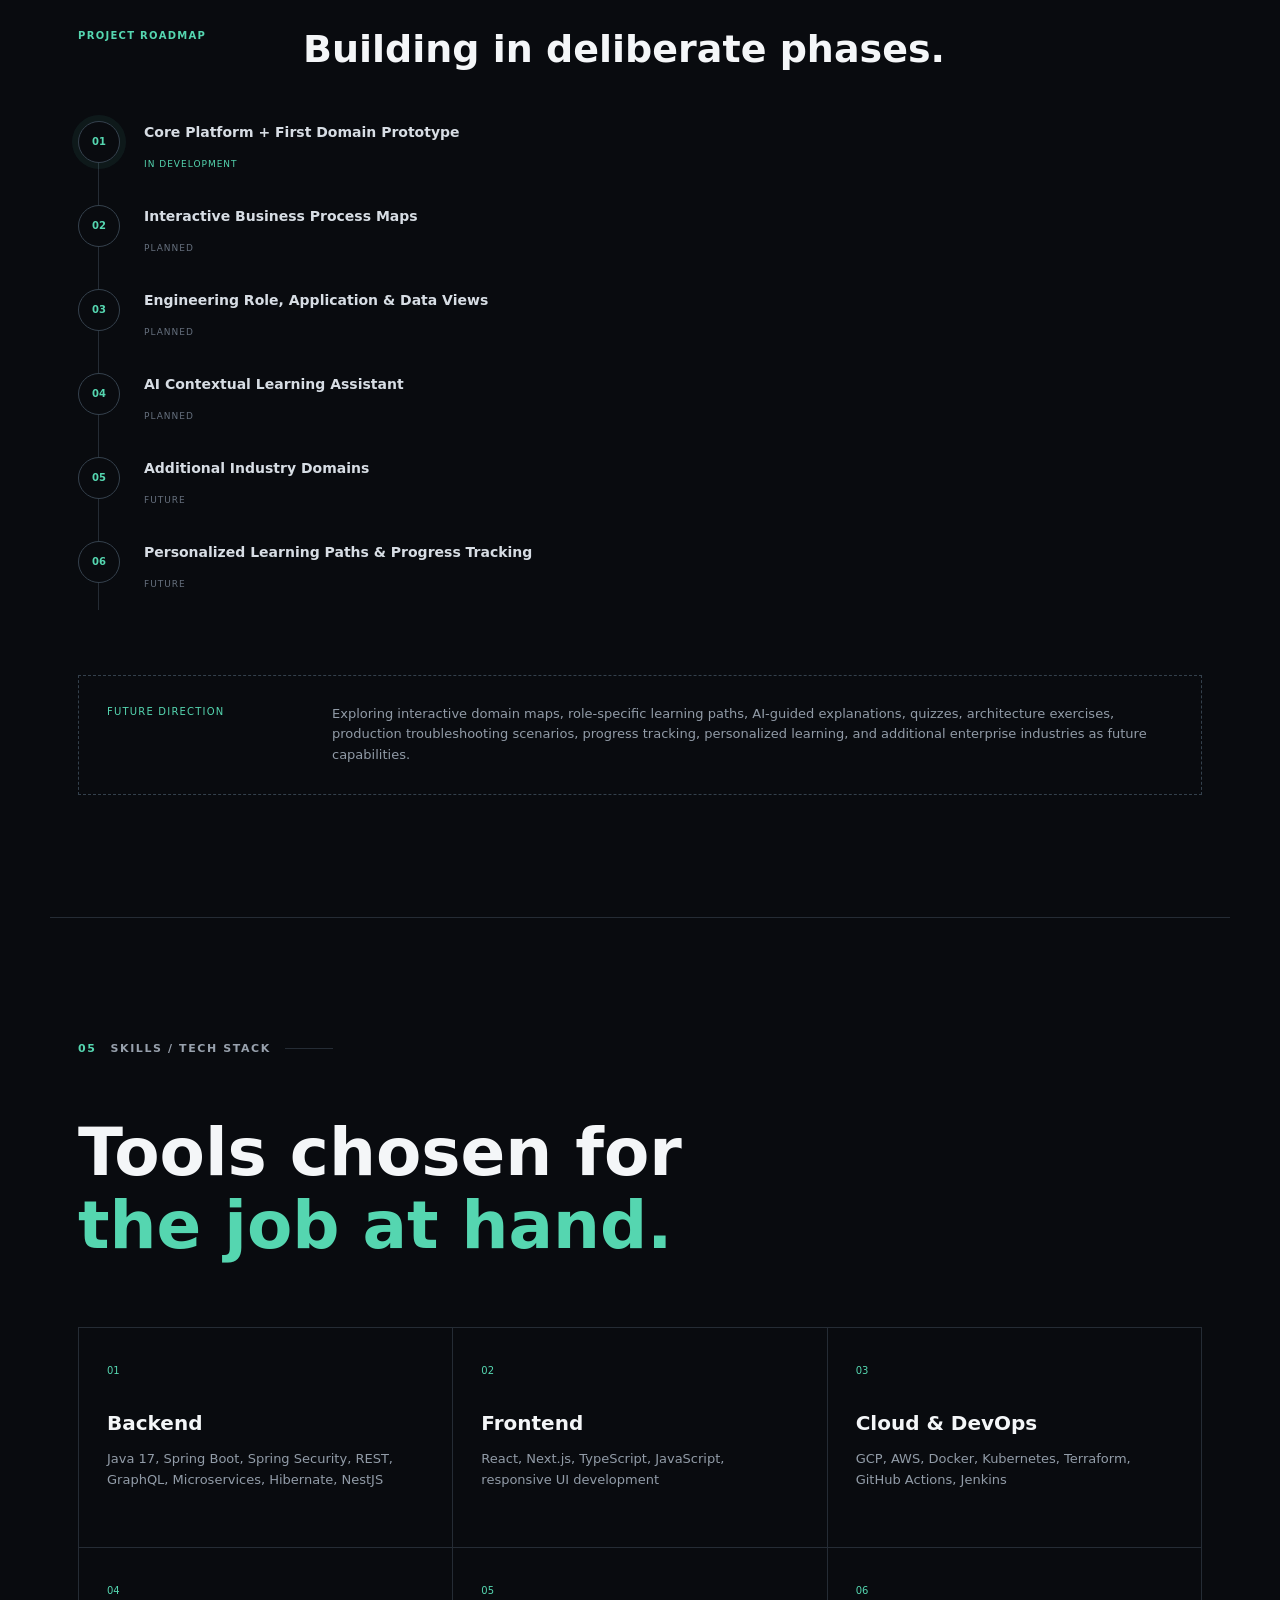
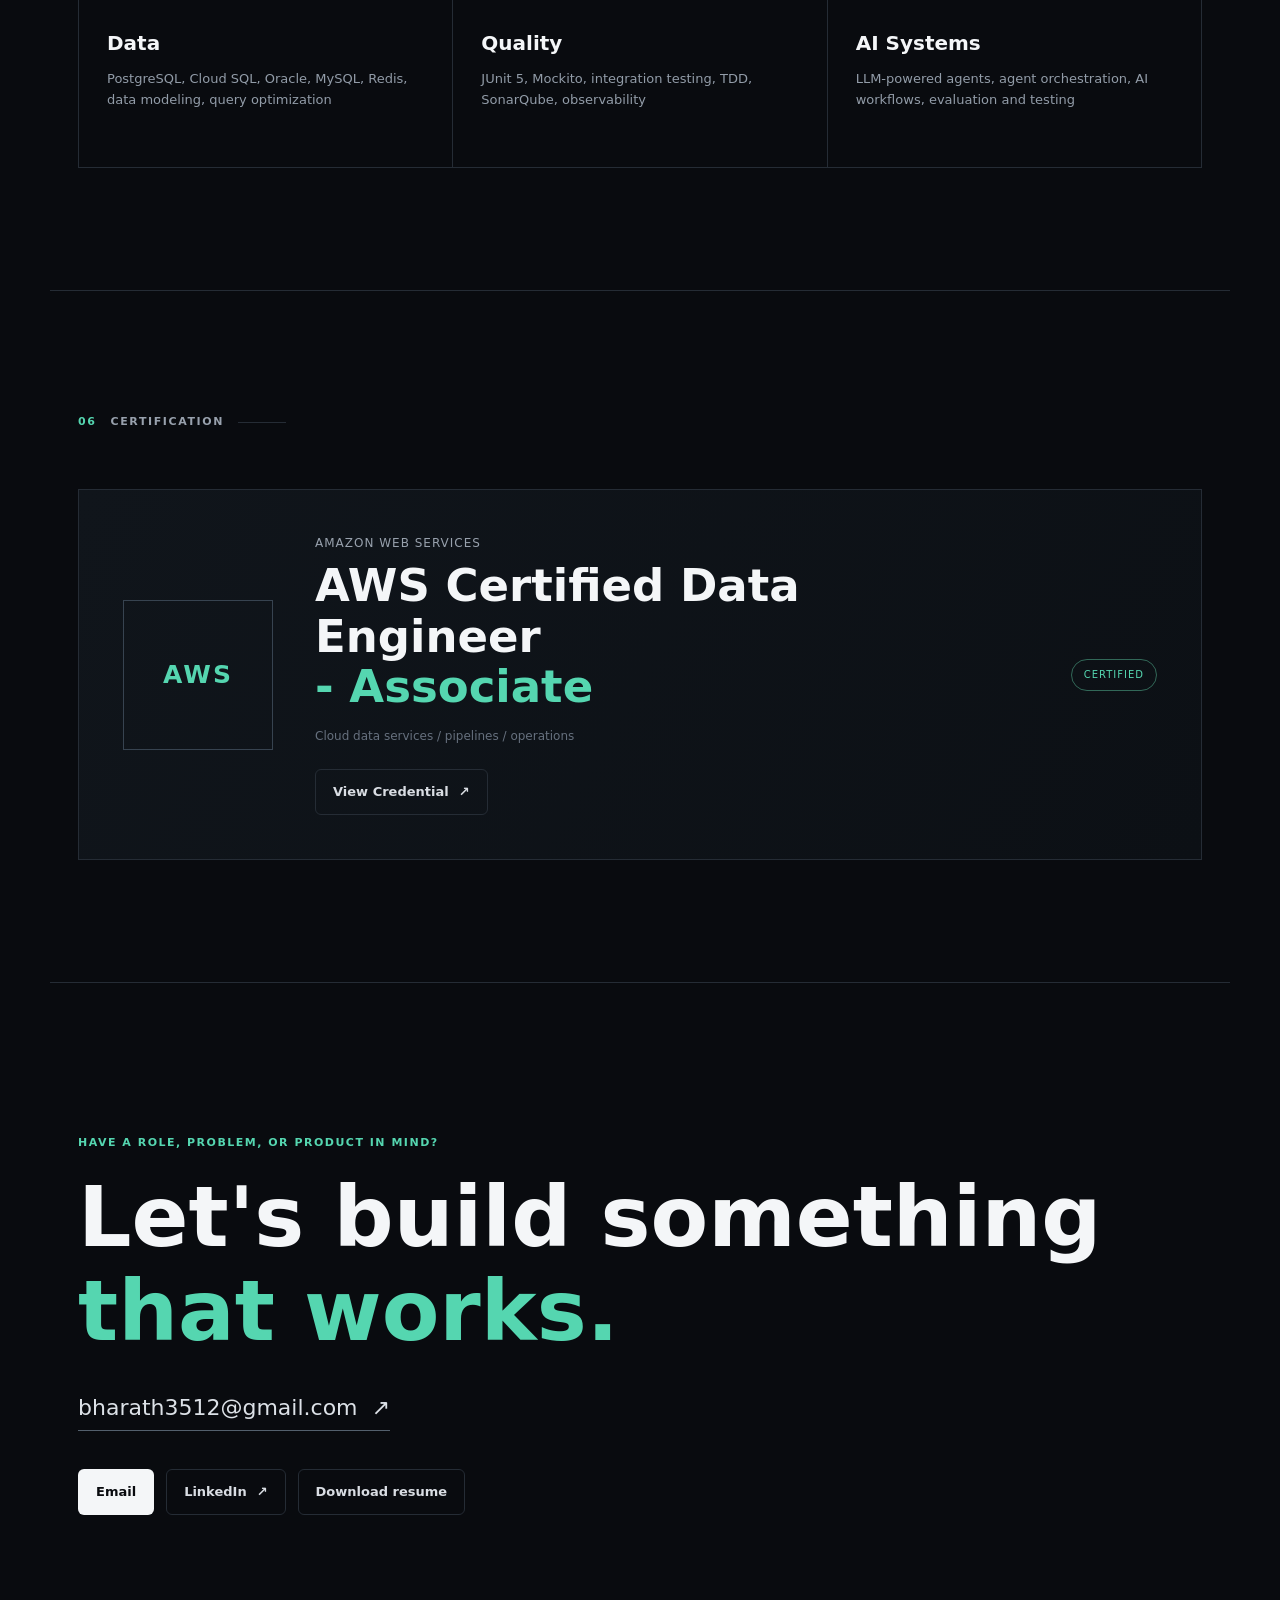
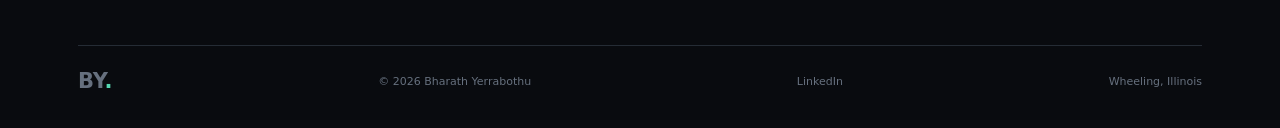
<file: bharath-portfolio/index.html>
<!doctype html>
<html lang="en">
<head>
  <meta charset="UTF-8">
  <meta name="viewport" content="width=device-width, initial-scale=1.0">
  <meta name="description" content="Bharath Yerrabothu is a full stack developer building reliable cloud-native applications with Java, Spring Boot, React, and GCP.">
  <meta name="theme-color" content="#090b0f">
  <title>Bharath Yerrabothu | Full Stack Developer</title>
  <link rel="stylesheet" href="style.css">
</head>
<body>
  <a class="skip-link" href="#main">Skip to content</a>
  <div class="cursor-glow" aria-hidden="true"></div>

  <header class="site-header">
    <nav class="nav" aria-label="Primary navigation">
      <a class="logo" href="#home" aria-label="Bharath Yerrabothu, home">BY<span>.</span></a>
      <button class="menu-button" type="button" aria-expanded="false" aria-controls="nav-links" aria-label="Open navigation">
        <span></span><span></span>
      </button>
      <div class="nav-links" id="nav-links">
        <a href="#about">About</a><a href="#experience">Experience</a><a href="#projects">Projects</a>
        <a href="#building">Building</a><a href="#skills">Skills</a><a href="#certification">Certification</a>
      </div>
      <a class="resume-link" href="Bharath_Yerrabothu_Resume.pdf" download>Download resume <span aria-hidden="true">&#8595;</span></a>
    </nav>
  </header>

  <main id="main">
    <section id="home" class="hero">
      <div class="hero-orbit" aria-hidden="true"><span></span><span></span><span></span></div>
      <div class="hero-main">
      <div class="hero-content">
        <p class="availability"><i></i> Open to software engineering opportunities</p>
        <p class="hero-role">Full Stack Developer / Cloud Engineer</p>
        <h1>Bharath<br><span>Yerrabothu.</span></h1>
        <p class="hero-summary">I build secure, scalable systems that connect clean interfaces with production-ready backend architecture.</p>
        <div class="hero-actions">
          <a class="button button-primary" href="#projects">View featured work <span aria-hidden="true">&#8595;</span></a>
          <a class="button button-secondary" href="mailto:bharath3512@gmail.com">Start a conversation <span aria-hidden="true">&#8599;</span></a>
          <a class="button button-secondary social-button" href="https://www.linkedin.com/in/bharathraj9/" target="_blank" rel="noopener noreferrer">in <span>LinkedIn</span></a>
        </div>
      </div>
      <div class="profile-wrap">
        <div class="profile-frame" id="profile-frame">
          <div class="profile-placeholder" aria-hidden="true"><span>BY</span><small>Add profile-photo.jpg</small></div>
          <img src="profile-photo.jpg" alt="Bharath Yerrabothu" id="profile-photo">
        </div>
        <span class="profile-caption">Full Stack Developer</span>
      </div>
      </div>
      <div class="hero-proof" aria-label="Career highlights">
        <div><strong>5+</strong><span>years building<br>enterprise software</span></div>
        <div><strong>50K+</strong><span>loan applications<br>supported annually</span></div>
        <div><strong>300+</strong><span>unit and integration<br>tests delivered</span></div>
      </div>
    </section>

    <section id="about" class="section reveal">
      <div class="section-label"><span>01</span> About</div>
      <div class="about-grid">
        <h2>Engineering from<br><em>idea to operation.</em></h2>
        <div class="body-copy">
          <p>I am a full stack developer with 5+ years of experience building and operating cloud-native web applications. I work across product requirements, API design, data models, frontend experiences, deployment, and production support.</p>
          <p>My approach is practical: understand the business domain, design for reliability, measure the result, and keep the system maintainable for the people who work on it next.</p>
          <div class="location"><span aria-hidden="true">&#9678;</span> Wheeling, Illinois</div>
        </div>
      </div>
    </section>

    <section id="experience" class="section reveal">
      <div class="section-label"><span>02</span> Experience</div>
      <div class="section-heading"><h2>Production experience,<br><em>measurable outcomes.</em></h2><p>Enterprise systems across fintech, integrations, cloud infrastructure, and delivery operations.</p></div>
      <div class="timeline">
        <article class="experience-item">
          <div class="experience-meta"><time>Mar 2024 - Present</time><span>Wheeling, IL</span></div>
          <div class="experience-main"><p class="company">MindStack Technologies</p><h3>Full Stack Developer</h3><ul><li>Build and operate an enterprise Loan Management System supporting more than 50,000 applications annually.</li><li>Delivered 20+ REST and GraphQL APIs while reducing response times by 30%.</li><li>Optimized 150+ PostgreSQL queries and reduced query execution time by 40%.</li></ul></div>
          <div class="experience-tags"><span>Java 17</span><span>Spring Boot</span><span>GCP</span><span>React</span></div>
        </article>
        <article class="experience-item">
          <div class="experience-meta"><time>Jan 2021 - Aug 2022</time></div>
          <div class="experience-main"><p class="company">Vinx Innovative Tech</p><h3>Java Developer</h3><ul><li>Developed enterprise Java applications and reusable backend services for mission-critical operations.</li><li>Built 15+ REST and GraphQL APIs, reducing manual processing effort by 35%.</li><li>Supported containerized deployments on GCP with automated CI/CD pipelines.</li></ul></div>
          <div class="experience-tags"><span>Java</span><span>Hibernate</span><span>Docker</span><span>SQL</span></div>
        </article>
      </div>
    </section>

    <section id="projects" class="section reveal">
      <div class="section-label"><span>03</span> Featured Project</div>
      <article class="featured-project">
        <div class="project-copy">
          <div class="project-kicker"><span>01</span> Enterprise Fintech</div>
          <h2>Loan Management<br><em>System.</em></h2>
          <p>A secure, cloud-native platform for the complete lending lifecycle: customer onboarding, loan origination, document handling, approvals, payments, notifications, and reporting.</p>
          <div class="project-results"><div><strong>35%</strong><span>faster processing</span></div><div><strong>30%</strong><span>lower API latency</span></div><div><strong>25%</strong><span>higher throughput</span></div></div>
          <div class="tech-list"><span>Java 17</span><span>Spring Boot</span><span>React</span><span>PostgreSQL</span><span>GCP</span><span>Docker</span><span>Kubernetes</span><span>Pub/Sub</span></div>
        </div>
        <div class="system-map" aria-label="Loan platform architecture diagram">
          <div class="map-head"><span>System architecture</span><i>Live production pattern</i></div>
          <div class="map-node map-client"><small>Experience</small><strong>React client</strong></div>
          <span class="map-line">&#8595;</span>
          <div class="map-node"><small>Access layer</small><strong>Secure API gateway</strong></div>
          <span class="map-line">&#8595;</span>
          <div class="service-grid"><div>Loan</div><div>Customer</div><div>Payment</div><div>Reporting</div></div>
          <span class="map-line">&#8595;</span>
          <div class="data-grid"><div><small>Data</small>PostgreSQL</div><div><small>Events</small>Cloud Pub/Sub</div></div>
          <div class="map-foot"><span>GCP</span><span>Docker</span><span>GKE</span><span>CI/CD</span></div>
        </div>
      </article>
    </section>

    <section id="building" class="section reveal">
      <div class="section-label"><span>04</span> Currently Building</div>
      <div class="building-grid">
        <div>
          <div class="status"><i></i><span>In development</span></div>
          <p class="project-type">Personal Project / Evolving Concept</p>
          <h2>Domain Learning<br><em>Platform.</em></h2>
        </div>
        <div class="building-copy">
          <p>Domain Learning Platform is a personal project I am designing to help new graduates and early-career technology professionals understand how real-world business domains and enterprise IT systems operate. Instead of teaching technologies in isolation, the platform will connect business processes, software applications, APIs, databases, data pipelines, engineering roles, and production scenarios within actual industry domains.</p>
          <p class="development-note">This concept is currently in development. The scope, architecture, and learning experience will evolve as the first domain prototype is built.</p>
          <div class="progress"><div><span>Current phase</span><strong>In Development</strong></div><i><b></b></i></div>
        </div>
      </div>

      <div class="project-block domains-block">
        <div class="project-block-heading"><span>Multi-domain vision</span><h3>One platform. Multiple industries.</h3><p>Banking is one example, not the platform's sole focus. Additional enterprise domains are planned.</p></div>
        <div class="domain-grid"><article>Banking</article><article>Healthcare</article><article>Finance / Financial Services</article><article>Insurance</article><article>E-commerce / Retail</article><article>Logistics</article><article>Telecom</article><article class="domain-more">+ More domains coming</article></div>
      </div>

      <div class="project-block">
        <div class="project-block-heading"><span>Planned learning flow</span><h3>From business context to production reality.</h3></div>
        <ol class="learning-flow"><li><span>01</span>Choose a Domain</li><li><span>02</span>Choose a Business Process</li><li><span>03</span>Explore Business Workflow</li><li><span>04</span>Understand Systems & Applications</li><li><span>05</span>Understand Engineering Roles</li><li><span>06</span>Explore APIs & Data Flow</li><li><span>07</span>Ask AI Questions</li><li><span>08</span>Learn Production Scenarios</li></ol>
      </div>

      <div class="project-block">
        <div class="project-block-heading"><span>Learning perspectives</span><h3>See each process from every angle.</h3></div>
        <div class="perspective-grid">
          <article><span>Business View</span><p>What is happening in the business and why it happens.</p></article>
          <article><span>Application View</span><p>Which applications, services, and enterprise systems participate.</p></article>
          <article><span>Engineering View</span><p>How software, full stack, backend, data, cloud, DevOps, QA, business analysis, and data analysis roles contribute.</p></article>
          <article><span>Data View</span><p>What data is created, stored, transformed, transferred, and reported.</p></article>
          <article><span>Integration View</span><p>How APIs, events, databases, services, and external systems communicate.</p></article>
          <article><span>Production View</span><p>Failures, monitoring, debugging, performance, deployments, and operational scenarios.</p></article>
        </div>
      </div>

      <div class="project-block examples-grid">
        <article class="workflow-example"><span>Example Domain: Banking</span><h3>Loan lifecycle</h3><div class="workflow-steps"><i>Customer</i><i>Onboarding</i><i>Identity Verification</i><i>Loan Application</i><i>Credit Evaluation</i><i>Underwriting</i><i>Approval / Rejection</i><i>Loan Servicing</i><i>Payments</i><i>Reporting</i></div><p>This workflow is an example of how one domain may be represented. Each industry will have its own processes, applications, systems, engineering roles, and data flows.</p></article>
        <article class="workflow-example"><span>Example Domain: Healthcare</span><h3>Patient journey</h3><div class="workflow-steps"><i>Patient</i><i>Registration</i><i>Eligibility</i><i>Appointment</i><i>Clinical Encounter</i><i>Orders / Results</i><i>Claims</i><i>Billing</i><i>Reporting</i></div><p>Illustrative learning flow only. This is planned content, not completed functionality.</p></article>
      </div>

      <div class="project-block assistant-block">
        <div class="project-block-heading"><span>Planned capability</span><h3>AI Learning Assistant</h3><p>A future contextual assistant designed to understand the selected domain, business process, and current learning context before answering questions.</p></div>
        <div class="question-grid"><p>"What happens after a customer submits a loan application?"</p><p>"Where does a Data Engineer fit into an insurance company?"</p><p>"What happens behind the scenes when a patient schedules an appointment?"</p><p>"How does data move through an e-commerce order?"</p><p>"Where would event-driven architecture be used?"</p><p>"Why would a company use a data warehouse in this process?"</p></div>
      </div>

      <div class="project-block architecture-block">
        <div class="project-block-heading"><span>Proposed Architecture</span><h3>Current design direction.</h3><p>Architecture may evolve during development. All technologies and components below are proposed.</p></div>
        <div class="proposed-architecture" aria-label="Proposed Domain Learning Platform architecture">
          <div class="arch-node arch-entry"><small>Learner</small><strong>Web Application</strong><em>React / Next.js</em></div><div class="arch-arrow">&#8595;</div>
          <div class="arch-node arch-backend"><small>Core</small><strong>Backend / API Layer</strong></div><div class="arch-arrow">&#8595;</div>
          <div class="arch-services"><div>User & Authentication</div><div>Learning Progress</div><div class="featured">Domain Engine</div><div>Domain Content</div><div class="featured">AI Learning Assistant</div></div>
          <div class="arch-branches"><div><span>&#8595;</span><div class="arch-node"><strong>Domain Knowledge Repository</strong><em>Banking / Healthcare / Finance / Insurance / E-commerce / Logistics / Telecom</em></div></div><div><span>&#8595;</span><div class="arch-node"><strong>LLM / RAG Layer</strong><em>Context retrieval / Vector search</em></div></div></div>
          <div class="arch-arrow">&#8595;</div><div class="arch-storage"><span>PostgreSQL</span><span>Vector Store</span><span>Object Storage</span><span>Domain Content Repository</span></div>
        </div>
      </div>

      <div class="project-block roadmap-block">
        <div class="project-block-heading"><span>Project roadmap</span><h3>Building in deliberate phases.</h3></div>
        <div class="roadmap"><article><b>01</b><div><h4>Core Platform + First Domain Prototype</h4><span class="roadmap-active">In Development</span></div></article><article><b>02</b><div><h4>Interactive Business Process Maps</h4><span>Planned</span></div></article><article><b>03</b><div><h4>Engineering Role, Application & Data Views</h4><span>Planned</span></div></article><article><b>04</b><div><h4>AI Contextual Learning Assistant</h4><span>Planned</span></div></article><article><b>05</b><div><h4>Additional Industry Domains</h4><span>Future</span></div></article><article><b>06</b><div><h4>Personalized Learning Paths & Progress Tracking</h4><span>Future</span></div></article></div>
      </div>

      <div class="future-direction"><span>Future Direction</span><p>Exploring interactive domain maps, role-specific learning paths, AI-guided explanations, quizzes, architecture exercises, production troubleshooting scenarios, progress tracking, personalized learning, and additional enterprise industries as future capabilities.</p></div>
    </section>

    <section id="skills" class="section reveal">
      <div class="section-label"><span>05</span> Skills / Tech Stack</div>
      <div class="section-heading"><h2>Tools chosen for<br><em>the job at hand.</em></h2></div>
      <div class="skills-grid">
        <article><span>01</span><h3>Backend</h3><p>Java 17, Spring Boot, Spring Security, REST, GraphQL, Microservices, Hibernate, NestJS</p></article>
        <article><span>02</span><h3>Frontend</h3><p>React, Next.js, TypeScript, JavaScript, responsive UI development</p></article>
        <article><span>03</span><h3>Cloud & DevOps</h3><p>GCP, AWS, Docker, Kubernetes, Terraform, GitHub Actions, Jenkins</p></article>
        <article><span>04</span><h3>Data</h3><p>PostgreSQL, Cloud SQL, Oracle, MySQL, Redis, data modeling, query optimization</p></article>
        <article><span>05</span><h3>Quality</h3><p>JUnit 5, Mockito, integration testing, TDD, SonarQube, observability</p></article>
        <article><span>06</span><h3>AI Systems</h3><p>LLM-powered agents, agent orchestration, AI workflows, evaluation and testing</p></article>
      </div>
    </section>

    <section id="certification" class="section reveal">
      <div class="section-label"><span>06</span> Certification</div>
      <article class="certification-card">
        <div class="cert-mark" aria-hidden="true">AWS</div>
        <div><p>Amazon Web Services</p><h2>AWS Certified Data Engineer<br><em>- Associate</em></h2><span>Cloud data services / pipelines / operations</span><a class="button button-secondary credential-button" href="https://www.credly.com/badges/38e1c4bd-2716-48ea-8cf2-a0beb8842b4e/public_url" target="_blank" rel="noopener noreferrer">View Credential <span aria-hidden="true">&#8599;</span></a></div>
        <div class="cert-badge">Certified</div>
      </article>
    </section>

    <section id="contact" class="contact reveal">
      <p class="contact-kicker">Have a role, problem, or product in mind?</p>
      <h2>Let's build something<br><em>that works.</em></h2>
      <a class="contact-email" href="mailto:bharath3512@gmail.com">bharath3512@gmail.com <span aria-hidden="true">&#8599;</span></a>
      <div class="contact-actions"><a class="button button-primary" href="mailto:bharath3512@gmail.com">Email</a><a class="button button-secondary" href="https://www.linkedin.com/in/bharathraj9/" target="_blank" rel="noopener noreferrer">LinkedIn <span aria-hidden="true">&#8599;</span></a><a class="button button-secondary" href="Bharath_Yerrabothu_Resume.pdf" download>Download resume</a></div>
      <footer><a class="logo" href="#home">BY<span>.</span></a><span>&copy; <span id="year">2026</span> Bharath Yerrabothu</span><a href="https://www.linkedin.com/in/bharathraj9/" target="_blank" rel="noopener noreferrer">LinkedIn</a><span>Wheeling, Illinois</span></footer>
    </section>
  </main>
  <script src="script.js"></script>
</body>
</html>
</file>
<file: style.css>
:root{--bg:#090b0f;--surface:#0e1218;--surface-2:#121820;--text:#f4f6f8;--muted:#98a1ad;--subtle:#66707e;--line:#252c35;--accent:#55d6b0;--blue:#67aef8;--max:1180px;--header:72px}*{box-sizing:border-box}html{scroll-behavior:smooth;scroll-padding-top:var(--header)}body{margin:0;background:var(--bg);color:var(--text);font-family:Inter,ui-sans-serif,system-ui,-apple-system,BlinkMacSystemFont,"Segoe UI",sans-serif;line-height:1.6;overflow-x:hidden}body::before{content:"";position:fixed;inset:0;z-index:-2;background:linear-gradient(rgba(255,255,255,.025) 1px,transparent 1px),linear-gradient(90deg,rgba(255,255,255,.025) 1px,transparent 1px);background-size:64px 64px;mask-image:linear-gradient(to bottom,#000,transparent 75%)}a{color:inherit}button,a{-webkit-tap-highlight-color:transparent}.skip-link{position:fixed;top:-60px;left:20px;z-index:100;background:var(--text);color:var(--bg);padding:10px 14px;text-decoration:none}.skip-link:focus{top:12px}.cursor-glow{--x:75%;--y:15%;position:fixed;inset:0;z-index:-1;pointer-events:none;background:radial-gradient(450px circle at var(--x) var(--y),rgba(85,214,176,.08),transparent 70%)}.site-header{position:fixed;inset:0 0 auto;z-index:30;border-bottom:1px solid rgba(255,255,255,.07);background:rgba(9,11,15,.82);backdrop-filter:blur(18px)}.nav{height:var(--header);max-width:var(--max);margin:auto;padding:0 28px;display:flex;align-items:center;justify-content:space-between;gap:24px}.logo{font-size:21px;font-weight:800;text-decoration:none;line-height:1}.logo span,h2 em{color:var(--accent)}.nav-links{display:flex;align-items:center;gap:25px}.nav-links a,.resume-link{position:relative;color:var(--muted);font-size:12px;font-weight:600;text-decoration:none}.nav-links a::after{content:"";position:absolute;left:0;right:100%;bottom:-8px;height:1px;background:var(--accent);transition:right .25s ease}.nav-links a:hover,.nav-links a.active{color:var(--text)}.nav-links a:hover::after,.nav-links a.active::after{right:0}.resume-link{border:1px solid var(--line);border-radius:6px;padding:8px 12px;transition:.25s ease}.resume-link:hover{color:var(--text);border-color:#4a5563;transform:translateY(-2px)}.menu-button{display:none}.hero,.section,.contact{max-width:var(--max);margin:auto;padding-left:28px;padding-right:28px}.hero{position:relative;min-height:100svh;padding-top:calc(var(--header) + 76px);padding-bottom:54px;display:flex;flex-direction:column;justify-content:space-between;overflow:hidden}.hero-content{position:relative;z-index:2;max-width:900px;animation:hero-in .9s cubic-bezier(.2,.7,.2,1) both}.availability{display:inline-flex;align-items:center;gap:10px;margin:0 0 32px;color:#b5bdc7;font-size:11px;font-weight:700;text-transform:uppercase;letter-spacing:1.4px}.availability i,.status i{width:7px;height:7px;background:var(--accent);border-radius:50%;box-shadow:0 0 0 5px rgba(85,214,176,.1)}.hero-role{margin:0;color:var(--accent);font-size:14px;font-weight:650}.hero h1{margin:12px 0 22px;font-size:clamp(64px,9vw,126px);line-height:.88;letter-spacing:0;font-weight:750}.hero h1 span{color:transparent;-webkit-text-stroke:1px #77808c}.hero-summary{max-width:670px;margin:0;color:#b1b8c2;font-size:clamp(17px,2vw,21px);line-height:1.65}.hero-actions{display:flex;gap:12px;margin-top:34px}.button{display:inline-flex;align-items:center;justify-content:center;gap:10px;min-height:46px;padding:0 17px;border:1px solid transparent;border-radius:6px;font-size:13px;font-weight:700;text-decoration:none;transition:transform .25s ease,border-color .25s ease,background .25s ease}.button:hover{transform:translateY(-3px)}.button-primary{background:var(--text);color:var(--bg)}.button-primary:hover{background:var(--accent)}.button-secondary{border-color:var(--line);color:#d9dde3}.button-secondary:hover{border-color:#56606d;background:#11161c}.hero-proof{position:relative;z-index:2;display:flex;gap:60px;margin-top:78px;padding-top:28px;border-top:1px solid var(--line);animation:hero-in .9s .2s cubic-bezier(.2,.7,.2,1) both}.hero-proof div{display:flex;align-items:center;gap:14px}.hero-proof strong{font-size:26px;line-height:1}.hero-proof span{color:var(--subtle);font-size:11px;line-height:1.4;text-transform:uppercase;letter-spacing:.6px}.hero-orbit{position:absolute;width:min(48vw,590px);aspect-ratio:1;right:-90px;top:120px;border:1px solid rgba(103,174,248,.14);border-radius:50%;animation:rotate 35s linear infinite}.hero-orbit::before,.hero-orbit::after{content:"";position:absolute;border:1px solid rgba(85,214,176,.12);border-radius:50%;inset:14%}.hero-orbit::after{inset:31%;border-color:rgba(255,255,255,.1)}.hero-orbit span{position:absolute;width:8px;height:8px;border-radius:50%;background:var(--accent);box-shadow:0 0 20px var(--accent)}.hero-orbit span:first-child{left:13%;top:18%}.hero-orbit span:nth-child(2){right:3%;top:53%;background:var(--blue)}.hero-orbit span:last-child{left:37%;bottom:0;width:5px;height:5px}.section{padding-top:122px;padding-bottom:122px;border-top:1px solid var(--line)}.section-label{display:flex;align-items:center;gap:14px;margin-bottom:58px;color:var(--muted);font-size:11px;font-weight:700;text-transform:uppercase;letter-spacing:1.6px}.section-label span{color:var(--accent)}.section-label::after{content:"";height:1px;width:48px;background:var(--line)}h2,h3{margin:0;line-height:1.12;letter-spacing:0}h2{font-size:clamp(38px,5.3vw,66px);font-weight:690}h2 em{font-style:normal}h3{font-size:25px}.about-grid{display:grid;grid-template-columns:1fr 1fr;gap:90px}.body-copy{padding-top:4px}.body-copy p{margin:0 0 20px;color:#aab2bd;font-size:17px}.location{display:flex;align-items:center;gap:9px;margin-top:32px;color:#d3d8de;font-size:13px}.location span{color:var(--accent)}.section-heading{display:flex;align-items:end;justify-content:space-between;gap:60px;margin-bottom:64px}.section-heading>p{max-width:390px;margin:0;color:var(--muted)}.timeline{border-bottom:1px solid var(--line)}.experience-item{display:grid;grid-template-columns:190px 1fr 135px;gap:42px;padding:38px 0;border-top:1px solid var(--line);transition:background .25s ease}.experience-item:hover{background:linear-gradient(90deg,transparent,rgba(255,255,255,.02),transparent)}.experience-meta{display:flex;flex-direction:column;color:var(--subtle);font-size:11px;text-transform:uppercase;letter-spacing:.7px}.experience-main .company{margin:0 0 5px;color:var(--accent);font-size:13px}.experience-main ul{margin:22px 0 0;padding:0;list-style:none}.experience-main li{position:relative;margin:10px 0;padding-left:18px;color:#9fa8b4;font-size:14px}.experience-main li::before{content:"";position:absolute;left:0;top:10px;width:5px;height:1px;background:var(--accent)}.experience-tags{display:flex;align-content:flex-start;flex-wrap:wrap;gap:6px}.experience-tags span,.tech-list span,.build-features span{border:1px solid var(--line);border-radius:999px;padding:5px 9px;color:#939daa;font-size:10px}.featured-project{display:grid;grid-template-columns:1.05fr .95fr;min-height:620px;border:1px solid #29323c;border-radius:8px;overflow:hidden;background:var(--surface);transition:transform .35s ease,border-color .35s ease,box-shadow .35s ease}.featured-project:hover{transform:translateY(-5px);border-color:#43515e;box-shadow:0 30px 70px rgba(0,0,0,.28)}.project-copy{padding:52px}.project-kicker{display:flex;gap:12px;color:var(--muted);font-size:11px;text-transform:uppercase;letter-spacing:1px}.project-kicker span{color:var(--accent)}.project-copy h2{margin:36px 0 28px}.project-copy>p{max-width:580px;color:#a6afba}.project-results{display:grid;grid-template-columns:repeat(3,1fr);margin:34px 0;padding:22px 0;border-top:1px solid var(--line);border-bottom:1px solid var(--line)}.project-results div{display:flex;flex-direction:column}.project-results strong{color:var(--text);font-size:26px}.project-results span{color:var(--subtle);font-size:10px;text-transform:uppercase}.tech-list{display:flex;flex-wrap:wrap;gap:7px}.system-map{display:flex;flex-direction:column;align-items:center;justify-content:center;padding:34px;background:#0a0d11;border-left:1px solid var(--line)}.map-head{display:flex;justify-content:space-between;width:100%;margin-bottom:34px;color:var(--muted);font-size:10px;text-transform:uppercase;letter-spacing:1px}.map-head i{color:var(--accent);font-style:normal}.map-node{width:72%;padding:13px;border:1px solid #34404c;background:#11171e;text-align:center}.map-node small,.data-grid small{display:block;color:var(--subtle);font-size:9px;text-transform:uppercase}.map-node strong{font-size:13px}.map-client{border-color:#326858}.map-line{height:29px;color:#495461}.service-grid,.data-grid{display:grid;grid-template-columns:repeat(2,1fr);gap:8px;width:90%}.service-grid div,.data-grid div{padding:11px;border:1px solid #29343f;background:#0e1319;color:#b8c0ca;font-size:11px;text-align:center}.data-grid div:last-child{border-color:#31506d}.map-foot{display:flex;justify-content:center;gap:9px;width:100%;margin-top:31px;padding-top:18px;border-top:1px solid var(--line)}.map-foot span{color:#687383;font-size:9px;text-transform:uppercase;letter-spacing:1px}.building-grid{display:grid;grid-template-columns:1fr 1fr;gap:90px}.status{display:inline-flex;align-items:center;gap:11px;margin-bottom:25px;color:var(--accent);font-size:11px;font-weight:700;text-transform:uppercase;letter-spacing:1.2px}.status i{animation:pulse 1.8s infinite}.building-copy>p{margin:0;color:#a8b0bb;font-size:18px}.build-features{display:flex;flex-wrap:wrap;gap:8px;margin-top:28px}.progress{margin-top:48px}.progress>div{display:flex;justify-content:space-between;margin-bottom:10px;font-size:11px;text-transform:uppercase;letter-spacing:.8px}.progress span{color:var(--muted)}.progress strong{color:var(--accent)}.progress>i{display:block;height:2px;background:#202832;overflow:hidden}.progress b{display:block;width:68%;height:100%;background:linear-gradient(90deg,var(--accent),var(--blue));animation:progress 1.4s ease both}.skills-grid{display:grid;grid-template-columns:repeat(3,1fr);border-top:1px solid var(--line);border-left:1px solid var(--line)}.skills-grid article{min-height:220px;padding:28px;border-right:1px solid var(--line);border-bottom:1px solid var(--line);transition:background .25s ease,transform .25s ease}.skills-grid article:hover{background:var(--surface);transform:translateY(-3px)}.skills-grid article>span{color:var(--accent);font-size:10px}.skills-grid h3{margin:30px 0 15px;font-size:20px}.skills-grid p{margin:0;color:#929ca8;font-size:13px}.certification-card{display:grid;grid-template-columns:150px 1fr auto;align-items:center;gap:42px;padding:44px;border:1px solid var(--line);background:linear-gradient(120deg,#10151b,#0c1015);transition:transform .3s ease,border-color .3s ease}.certification-card:hover{transform:translateY(-4px);border-color:#465362}.cert-mark{display:grid;place-items:center;aspect-ratio:1;border:1px solid #374350;color:var(--accent);font-size:25px;font-weight:800;letter-spacing:2px}.certification-card p{margin:0 0 8px;color:var(--muted);font-size:12px;text-transform:uppercase;letter-spacing:1px}.certification-card h2{font-size:clamp(28px,4vw,45px)}.certification-card>div>span{display:block;margin-top:15px;color:var(--subtle);font-size:12px}.cert-badge{border:1px solid #326858;border-radius:999px;padding:7px 12px;color:var(--accent);font-size:10px;text-transform:uppercase;letter-spacing:1px}.contact{padding-top:140px;padding-bottom:36px;border-top:1px solid var(--line)}.contact-kicker{color:var(--accent);font-size:11px;font-weight:700;text-transform:uppercase;letter-spacing:1.5px}.contact h2{margin:18px 0 32px;font-size:clamp(48px,7vw,84px)}.contact-email{display:inline-flex;gap:14px;border-bottom:1px solid #53606d;padding-bottom:5px;color:#dce1e7;font-size:clamp(17px,2vw,22px);text-decoration:none;transition:color .2s ease,border-color .2s ease}.contact-email:hover{color:var(--accent);border-color:var(--accent)}.contact-actions{display:flex;gap:12px;margin-top:38px}.contact footer{display:flex;align-items:center;justify-content:space-between;margin-top:130px;padding-top:25px;border-top:1px solid var(--line);color:var(--subtle);font-size:11px}.reveal{opacity:0;transform:translateY(28px);transition:opacity .75s ease,transform .75s cubic-bezier(.2,.7,.2,1)}.reveal.visible{opacity:1;transform:none}@keyframes hero-in{from{opacity:0;transform:translateY(25px)}to{opacity:1;transform:none}}@keyframes rotate{to{transform:rotate(360deg)}}@keyframes pulse{0%,100%{box-shadow:0 0 0 4px rgba(85,214,176,.1)}50%{box-shadow:0 0 0 10px rgba(85,214,176,0)}}@keyframes progress{from{width:0}}
@media(max-width:900px){.nav-links{gap:15px}.nav-links a:nth-child(4),.nav-links a:nth-child(6){display:none}.hero-orbit{right:-180px}.about-grid,.building-grid{gap:48px}.experience-item{grid-template-columns:150px 1fr}.experience-tags{grid-column:2}.featured-project{grid-template-columns:1fr}.system-map{min-height:530px;border-left:0;border-top:1px solid var(--line)}.skills-grid{grid-template-columns:repeat(2,1fr)}.certification-card{grid-template-columns:110px 1fr}.cert-badge{grid-column:2;width:max-content}}
@media(max-width:680px){:root{--header:64px}.site-header{background:rgba(9,11,15,.94)}.nav{padding:0 18px}.resume-link{margin-left:auto;font-size:0}.resume-link span{font-size:14px}.resume-link::before{content:"Resume";font-size:11px}.menu-button{display:flex;width:38px;height:38px;padding:0;border:0;background:transparent;flex-direction:column;justify-content:center;gap:6px}.menu-button span{display:block;width:21px;height:1px;background:var(--text);transition:.25s ease}.menu-button[aria-expanded=true] span:first-child{transform:translateY(3.5px) rotate(45deg)}.menu-button[aria-expanded=true] span:last-child{transform:translateY(-3.5px) rotate(-45deg)}.nav-links{position:fixed;left:0;right:0;top:var(--header);display:flex;flex-direction:column;align-items:flex-start;gap:0;padding:16px 18px 28px;border-bottom:1px solid var(--line);background:#0b0e12;transform:translateY(-130%);visibility:hidden;transition:transform .3s ease,visibility .3s}.nav-links.open{transform:none;visibility:visible}.nav-links a,.nav-links a:nth-child(4),.nav-links a:nth-child(6){display:block;width:100%;padding:12px 0;font-size:14px}.nav-links a::after{display:none}body.menu-open{overflow:hidden}.hero,.section,.contact{padding-left:19px;padding-right:19px}.hero{min-height:100svh;padding-top:calc(var(--header) + 54px);padding-bottom:28px}.hero h1{font-size:clamp(55px,20vw,82px)}.hero-role{font-size:12px}.availability{margin-bottom:24px;font-size:9px}.hero-summary{font-size:16px}.hero-actions{flex-direction:column;align-items:stretch}.hero-proof{gap:15px;margin-top:55px}.hero-proof div{display:block;flex:1}.hero-proof strong{display:block;font-size:21px;margin-bottom:7px}.hero-proof span{font-size:8px}.hero-orbit{width:420px;right:-280px;top:150px}.section{padding-top:86px;padding-bottom:86px}.section-label{margin-bottom:40px}.about-grid,.building-grid{grid-template-columns:1fr;gap:40px}.section-heading{display:block;margin-bottom:42px}.section-heading>p{margin-top:24px}.experience-item{grid-template-columns:1fr;gap:14px;padding:30px 0}.experience-tags{grid-column:auto}.experience-main h3{font-size:22px}.featured-project{min-height:0}.project-copy{padding:28px 22px}.project-copy h2{margin:25px 0 20px}.project-results{gap:12px}.project-results strong{font-size:21px}.project-results span{font-size:8px}.system-map{min-height:490px;padding:25px 18px}.map-head i{display:none}.skills-grid{grid-template-columns:1fr}.skills-grid article{min-height:180px}.certification-card{grid-template-columns:1fr;gap:26px;padding:26px}.cert-mark{width:92px}.cert-badge{grid-column:auto}.contact{padding-top:95px}.contact-actions{flex-direction:column}.contact footer{align-items:flex-start;flex-direction:column;gap:11px;margin-top:90px}}
@media(prefers-reduced-motion:reduce){html{scroll-behavior:auto}*,*::before,*::after{animation-duration:.01ms!important;animation-iteration-count:1!important;transition-duration:.01ms!important}.reveal{opacity:1;transform:none}.cursor-glow{display:none}}
.hero-content{width:100%;min-width:0}
@media(max-width:680px){.hero h1 span{display:block;font-size:.74em}}

/* Profile, social links, and Domain Learning Platform expansion */
.hero-main{position:relative;z-index:2;display:grid;grid-template-columns:minmax(0,1fr) 270px;align-items:center;gap:56px}.hero-main .hero-content{z-index:auto}.social-button{gap:8px}.social-button>span{color:inherit}.profile-wrap{display:flex;flex-direction:column;align-items:center;gap:14px;animation:profile-in .9s .25s cubic-bezier(.2,.7,.2,1) both}.profile-frame{position:relative;width:250px;aspect-ratio:1;overflow:hidden;border:1px solid rgba(85,214,176,.45);border-radius:50%;background:#0d1318;box-shadow:0 0 0 8px rgba(85,214,176,.035),0 24px 70px rgba(0,0,0,.38);transition:transform .35s ease,border-color .35s ease}.profile-frame:hover{transform:translateY(-4px) scale(1.01);border-color:var(--accent)}.profile-frame img{position:absolute;inset:0;width:100%;height:100%;object-fit:cover;object-position:center}.profile-placeholder{position:absolute;inset:0;display:grid;place-content:center;text-align:center;background:radial-gradient(circle at 50% 35%,#17232a,#0c1116 70%)}.profile-placeholder span{color:var(--accent);font-size:50px;font-weight:750;line-height:1}.profile-placeholder small{margin-top:14px;color:var(--subtle);font-size:9px;text-transform:uppercase;letter-spacing:1px}.profile-frame.photo-missing img{display:none}.profile-caption{color:var(--subtle);font-size:9px;text-transform:uppercase;letter-spacing:1.3px}.project-type{margin:0 0 16px;color:var(--subtle);font-size:11px;text-transform:uppercase;letter-spacing:1px}.building-copy p+p{margin-top:18px}.development-note{padding-left:16px;border-left:1px solid var(--accent);color:#7f8996!important;font-size:13px!important}.project-block{margin-top:92px;padding-top:58px;border-top:1px solid var(--line)}.project-block-heading{display:grid;grid-template-columns:180px 1fr;gap:12px 45px;margin-bottom:38px}.project-block-heading>span{grid-row:1/3;color:var(--accent);font-size:10px;font-weight:700;text-transform:uppercase;letter-spacing:1.3px}.project-block-heading h3{font-size:clamp(27px,3vw,38px)}.project-block-heading p{max-width:720px;margin:0;color:var(--muted);font-size:14px}.domain-grid{display:grid;grid-template-columns:repeat(4,1fr);gap:10px}.domain-grid article{min-height:95px;display:flex;align-items:flex-end;padding:17px;border:1px solid var(--line);background:var(--surface);color:#c9cfd7;font-size:13px;transition:transform .25s ease,border-color .25s ease}.domain-grid article:hover{transform:translateY(-3px);border-color:#44515e}.domain-grid .domain-more{border-style:dashed;color:var(--accent);background:transparent}.learning-flow{display:grid;grid-template-columns:repeat(4,1fr);gap:34px 10px;margin:0;padding:0;list-style:none;counter-reset:flow}.learning-flow li{position:relative;min-height:110px;padding:18px;border:1px solid var(--line);background:#0d1217;color:#c6cdd5;font-size:12px}.learning-flow li:not(:nth-child(4n))::after{content:"\2192";position:absolute;right:-19px;top:42%;z-index:2;color:var(--accent)}.learning-flow span{display:block;margin-bottom:22px;color:var(--accent);font-size:9px}.perspective-grid{display:grid;grid-template-columns:repeat(3,1fr);border-top:1px solid var(--line);border-left:1px solid var(--line)}.perspective-grid article{min-height:180px;padding:26px;border-right:1px solid var(--line);border-bottom:1px solid var(--line)}.perspective-grid article>span{color:#dce1e7;font-size:12px;font-weight:700;text-transform:uppercase;letter-spacing:.8px}.perspective-grid p{margin:19px 0 0;color:#8e98a5;font-size:13px}.examples-grid{display:grid;grid-template-columns:1.25fr .75fr;gap:14px}.workflow-example{padding:30px;border:1px solid var(--line);background:var(--surface)}.workflow-example>span{color:var(--accent);font-size:10px;text-transform:uppercase;letter-spacing:1px}.workflow-example h3{margin:9px 0 25px}.workflow-steps{display:flex;flex-wrap:wrap;gap:8px}.workflow-steps i{position:relative;padding:7px 10px;border:1px solid #34404b;color:#aeb7c1;font-size:10px;font-style:normal}.workflow-steps i:not(:last-child)::after{content:"\2192";position:absolute;right:-9px;color:var(--accent)}.workflow-example>p{margin:25px 0 0;padding-top:18px;border-top:1px solid var(--line);color:var(--subtle);font-size:11px}.assistant-block{padding:58px;background:linear-gradient(135deg,#10171c,#0b1015);border:1px solid #293640}.assistant-block .project-block-heading{margin-bottom:32px}.question-grid{display:grid;grid-template-columns:repeat(2,1fr);gap:8px;margin-left:225px}.question-grid p{margin:0;padding:14px 16px;border:1px solid var(--line);background:#0a0e12;color:#9ea8b4;font-size:12px}.architecture-block{overflow:hidden}.proposed-architecture{max-width:900px;margin:auto;padding:35px;border:1px solid #2a3540;background:#0a0e12}.arch-node{padding:14px;border:1px solid #34414d;background:#10161d;text-align:center}.arch-node small,.arch-node em{display:block;color:var(--subtle);font-size:9px;font-style:normal;text-transform:uppercase;letter-spacing:.8px}.arch-node strong{display:block;margin:4px 0;color:#dce2e8;font-size:13px}.arch-entry{max-width:260px;margin:auto;border-color:#326858}.arch-backend{max-width:480px;margin:auto;border-color:#3b5871}.arch-arrow{text-align:center;height:31px;color:var(--accent)}.arch-services{display:grid;grid-template-columns:repeat(5,1fr);gap:8px}.arch-services div{display:grid;place-items:center;min-height:70px;padding:10px;border:1px solid var(--line);color:#aeb7c1;font-size:10px;text-align:center}.arch-services .featured{border-color:#326858;background:#101a1a}.arch-branches{display:grid;grid-template-columns:1.25fr .75fr;gap:18px}.arch-branches>div>span{display:block;height:29px;color:var(--accent);text-align:center}.arch-branches .arch-node{height:100%}.arch-storage{display:grid;grid-template-columns:repeat(4,1fr);gap:8px;padding:16px;border:1px dashed #35424e}.arch-storage span{padding:10px;background:#11171d;color:#8793a0;font-size:10px;text-align:center}.roadmap{position:relative}.roadmap::before{content:"";position:absolute;left:20px;top:15px;bottom:15px;width:1px;background:var(--line)}.roadmap article{position:relative;display:grid;grid-template-columns:42px 1fr;gap:24px;padding:0 0 30px}.roadmap article>b{z-index:1;display:grid;place-items:center;width:42px;height:42px;border:1px solid #36424e;border-radius:50%;background:var(--bg);color:var(--accent);font-size:10px}.roadmap article:first-child>b{box-shadow:0 0 0 6px rgba(85,214,176,.07)}.roadmap h4{margin:0 0 6px;color:#d7dde4;font-size:14px;font-weight:600}.roadmap span{color:var(--subtle);font-size:9px;text-transform:uppercase;letter-spacing:1px}.roadmap .roadmap-active{color:var(--accent)}.future-direction{display:grid;grid-template-columns:180px 1fr;gap:45px;margin-top:50px;padding:28px;border:1px dashed #34404c}.future-direction span{color:var(--accent);font-size:10px;text-transform:uppercase;letter-spacing:1.2px}.future-direction p{margin:0;color:#919ba7;font-size:13px}.credential-button{width:max-content;margin-top:23px!important}.contact footer a:not(.logo){color:var(--subtle);text-decoration:none}.contact footer a:not(.logo):hover{color:var(--accent)}@keyframes profile-in{from{opacity:0;transform:translateX(22px)}to{opacity:1;transform:none}}
@media(max-width:1000px){.hero-main{grid-template-columns:minmax(0,1fr) 210px;gap:30px}.profile-frame{width:200px}.domain-grid{grid-template-columns:repeat(3,1fr)}.learning-flow{grid-template-columns:repeat(2,1fr)}.learning-flow li:not(:nth-child(4n))::after{display:none}.learning-flow li:nth-child(odd)::after{content:"\2192";display:block;position:absolute;right:-19px;top:42%;z-index:2;color:var(--accent)}.assistant-block{padding:40px}.question-grid{margin-left:0}.arch-services{grid-template-columns:repeat(3,1fr)}.arch-services div:last-child{grid-column:2}.contact footer{gap:18px}}
@media(max-width:760px){.hero-main{grid-template-columns:1fr}.profile-wrap{grid-row:1;width:max-content;align-items:flex-start}.profile-frame{width:145px}.profile-caption{align-self:center}.hero .availability{margin-top:6px}.domain-grid{grid-template-columns:repeat(2,1fr)}.perspective-grid{grid-template-columns:repeat(2,1fr)}.examples-grid{grid-template-columns:1fr}.project-block-heading{grid-template-columns:1fr}.project-block-heading>span{grid-row:auto}.question-grid{grid-template-columns:1fr}.arch-branches{grid-template-columns:1fr}.arch-storage{grid-template-columns:repeat(2,1fr)}.certification-card{grid-template-columns:100px 1fr}.certification-card .cert-badge{grid-column:2}}
@media(max-width:680px){.hero{padding-top:calc(var(--header) + 32px)}.hero-main{gap:23px}.profile-frame{width:112px;box-shadow:0 0 0 5px rgba(85,214,176,.035)}.profile-placeholder span{font-size:32px}.profile-placeholder small{display:none}.profile-caption{display:none}.hero h1{margin-top:8px}.hero-actions{display:grid;grid-template-columns:1fr 1fr}.hero-actions .button-primary{grid-column:1/-1}.project-block{margin-top:68px;padding-top:44px}.domain-grid{grid-template-columns:1fr 1fr}.domain-grid article{min-height:78px;padding:13px;font-size:11px}.learning-flow{grid-template-columns:1fr;gap:9px}.learning-flow li{min-height:78px}.learning-flow li:nth-child(odd)::after{content:"\2193";display:block;right:auto;left:50%;top:auto;bottom:-18px}.perspective-grid{grid-template-columns:1fr}.perspective-grid article{min-height:145px}.assistant-block{padding:26px 18px}.proposed-architecture{padding:22px 13px}.arch-services{grid-template-columns:1fr}.arch-services div:last-child{grid-column:auto}.arch-branches{gap:0}.arch-storage{grid-template-columns:1fr 1fr}.future-direction{grid-template-columns:1fr;gap:13px}.certification-card{grid-template-columns:1fr}.certification-card .cert-badge{grid-column:auto}.contact footer{flex-direction:column}.credential-button{width:100%}}
@media(min-width:681px) and (max-width:900px){.nav-links{gap:12px}.nav-links a{font-size:10px}.nav-links a:nth-child(4),.nav-links a:nth-child(6){display:block}.resume-link{padding:7px 9px;font-size:10px}}

/* Certification card grid */
.certification-grid{display:grid;grid-template-columns:repeat(3,minmax(0,1fr));gap:14px}.certification-grid .certification-card{display:flex;flex-direction:column;align-items:flex-start;gap:0;min-height:390px;padding:28px;background:linear-gradient(145deg,#10151b,#0c1015);transition:transform .3s ease,border-color .3s ease,box-shadow .3s ease}.certification-grid .certification-card:hover{box-shadow:0 22px 48px rgba(0,0,0,.2)}.certification-grid .cert-mark{width:62px;margin-bottom:26px;font-size:17px;letter-spacing:1.5px}.certification-content{display:flex;flex:1;flex-direction:column;width:100%}.certification-grid .cert-issuer{margin:0 0 9px;color:var(--muted);font-size:11px;text-transform:uppercase;letter-spacing:1px}.certification-grid h2{font-size:clamp(20px,2vw,27px);line-height:1.2}.cert-details{display:grid;gap:8px;margin:20px 0 0}.cert-details div{display:grid;grid-template-columns:88px minmax(0,1fr);gap:10px}.cert-details dt{color:var(--subtle);font-size:10px;text-transform:uppercase;letter-spacing:.7px}.cert-details dd{min-width:0;margin:0;color:#b6bec8;font-size:11px;overflow-wrap:anywhere}.certification-grid .credential-button{align-self:flex-start;margin-top:auto!important;padding-top:12px;padding-bottom:12px}
@media(max-width:900px){.certification-grid{grid-template-columns:repeat(2,minmax(0,1fr))}.certification-grid .certification-card{min-height:365px}}
@media(max-width:680px){.certification-grid{grid-template-columns:1fr}.certification-grid .certification-card{min-height:0}.certification-grid .credential-button{width:100%;margin-top:24px!important}}
@media(max-width:680px){.hero-actions{grid-template-columns:1fr}.hero-actions .button-primary{grid-column:auto}.hero-proof{display:grid;grid-template-columns:repeat(3,minmax(0,1fr));gap:10px}.hero-proof div{min-width:0}.hero-proof strong{font-size:19px}.hero-proof span{display:block;overflow-wrap:anywhere;font-size:7px}}
@media(max-width:680px){.hero-main,.hero-proof{width:calc(100vw - 38px);max-width:calc(100vw - 38px);min-width:0;overflow:hidden}}
.profile-frame img{object-position:center 24%}

/* Simplified public view for the Domain Learning Platform. */
#building .simplified-domains{grid-template-columns:repeat(3,1fr)}
#building .simplified-domains .domain-more{grid-column:span 3;min-height:70px;align-items:center;justify-content:center}
#building .concept-flow{display:grid;grid-template-columns:1fr 34px 1fr 34px 1fr 34px 1fr;align-items:center;padding:34px;border:1px solid #2a3540;background:#0a0e12}
#building .concept-flow>div{min-height:112px;display:flex;flex-direction:column;justify-content:space-between;padding:18px;border:1px solid #34414d;background:#10161d;transition:transform .25s ease,border-color .25s ease}
#building .concept-flow>div:hover{transform:translateY(-3px);border-color:#326858}
#building .concept-flow small{color:var(--accent);font-size:9px}
#building .concept-flow strong{color:#dce2e8;font-size:13px}
#building .concept-flow>span{color:var(--accent);font-size:16px;text-align:center;transform:rotate(-90deg)}
#building .broad-capabilities{margin-top:0}
#building .broad-capabilities span{padding:8px 13px;color:#b9c2cc}
#building .planned-ai{display:grid;grid-template-columns:180px 1fr;gap:45px;margin-top:34px;padding:26px;border:1px dashed #34404c}
#building .planned-ai span,#building .focus-column>span{color:var(--accent);font-size:10px;font-weight:700;text-transform:uppercase;letter-spacing:1.2px}
#building .planned-ai p{margin:0;color:#919ba7;font-size:13px}
#building .focus-block{display:grid;grid-template-columns:1fr 1fr;gap:14px}
#building .focus-column{padding:30px;border:1px solid var(--line);background:var(--surface)}
#building .focus-column ul{display:grid;grid-template-columns:1fr 1fr;gap:10px;margin:24px 0 0;padding:0;list-style:none}
#building .focus-column li{position:relative;padding:12px 12px 12px 24px;border:1px solid #252f39;color:#aab3be;font-size:12px}
#building .focus-column li::before{content:"";position:absolute;left:11px;top:19px;width:5px;height:1px;background:var(--accent)}
#building .future-focus{background:#0c1116}
@media(max-width:760px){#building .simplified-domains{grid-template-columns:repeat(2,1fr)}#building .simplified-domains .domain-more{grid-column:span 2}#building .concept-flow{grid-template-columns:1fr;padding:22px;gap:0}#building .concept-flow>div{min-height:82px}#building .concept-flow>span{height:28px;line-height:28px;transform:none}#building .planned-ai{grid-template-columns:1fr;gap:13px}#building .focus-block{grid-template-columns:1fr}#building .focus-column ul{grid-template-columns:1fr}}

/* Lightweight motion and certification carousel enhancements. */
.reveal-item{opacity:0;transform:translateY(18px);transition:opacity .65s cubic-bezier(.2,.7,.2,1),transform .65s cubic-bezier(.2,.7,.2,1);transition-delay:var(--reveal-delay,0ms)}.reveal-item.visible{opacity:1;transform:none}.hero-actions .button{animation:hero-in .65s cubic-bezier(.2,.7,.2,1) both}.hero-actions .button:nth-child(1){animation-delay:.25s}.hero-actions .button:nth-child(2){animation-delay:.34s}.hero-actions .button:nth-child(3){animation-delay:.43s}.hero-orbit{will-change:transform}.button span[aria-hidden=true]{transition:transform .22s ease}.button:hover span[aria-hidden=true],.button:focus-visible span[aria-hidden=true]{transform:translate(2px,-1px)}.button:focus-visible,.resume-link:focus-visible,.carousel-arrow:focus-visible,.carousel-dot:focus-visible{outline:2px solid var(--accent);outline-offset:3px}.tech-list span,.build-features span{transition:transform .2s ease,border-color .2s ease,background .2s ease}.tech-list span:hover,.build-features span:hover{transform:translateY(-2px);border-color:#465866;background:#111820}.featured-project:hover{box-shadow:0 28px 65px rgba(0,0,0,.3),0 0 0 1px rgba(85,214,176,.08)}
.timeline{position:relative}.timeline::before{content:"";position:absolute;top:0;bottom:0;left:0;width:1px;background:linear-gradient(var(--accent),var(--line));transform:scaleY(0);transform-origin:top;transition:transform 1.1s cubic-bezier(.2,.7,.2,1)}#experience.visible .timeline::before{transform:scaleY(1)}.experience-item{position:relative}.experience-item::before{content:"";position:absolute;top:44px;left:-3px;width:7px;height:7px;border-radius:50%;background:var(--accent);box-shadow:0 0 0 0 rgba(85,214,176,.22);opacity:0;transition:opacity .3s ease,box-shadow .5s ease}.experience-item.visible::before{opacity:1;box-shadow:0 0 0 6px rgba(85,214,176,.08)}
.certification-carousel{min-width:0}.certification-grid{display:flex;gap:14px;overflow-x:auto;scroll-snap-type:x mandatory;scroll-behavior:smooth;scrollbar-width:none;overscroll-behavior-inline:contain;-webkit-overflow-scrolling:touch}.certification-grid::-webkit-scrollbar{display:none}.certification-grid .certification-card{flex:0 0 calc((100% - 28px)/3);scroll-snap-align:start;scroll-snap-stop:always}.carousel-controls{display:flex;align-items:center;justify-content:center;gap:14px;margin-top:22px}.carousel-arrow,.carousel-dot{border:1px solid var(--line);background:transparent;color:var(--text);cursor:pointer;transition:transform .2s ease,border-color .2s ease,background .2s ease}.carousel-arrow{display:grid;place-items:center;width:38px;height:38px;border-radius:50%;font-size:16px}.carousel-arrow:hover:not(:disabled){transform:translateY(-2px);border-color:#536170;background:var(--surface)}.carousel-arrow:disabled{cursor:default;opacity:.3}.carousel-dots{display:flex;align-items:center;gap:8px}.carousel-dot{width:7px;height:7px;padding:0;border:0;border-radius:50%;background:#46505c}.carousel-dot.active{background:var(--accent);transform:scale(1.25)}
@media(max-width:900px){.certification-grid .certification-card{flex-basis:calc((100% - 14px)/2)}}
@media(max-width:680px){.certification-grid{margin-right:-19px;padding-right:19px}.certification-grid .certification-card{flex-basis:calc(100% - 24px)}.experience-item::before{top:34px}}
@media(prefers-reduced-motion:reduce){html{scroll-behavior:auto}.reveal,.reveal-item{opacity:1!important;transform:none!important;transition:none!important}.hero-content,.hero-proof,.profile-wrap,.hero-actions .button{animation:none!important}.hero-orbit,.status i,.progress b{animation:none!important}.certification-grid{scroll-behavior:auto}.button,.resume-link,.certification-card,.featured-project,.domain-grid article,.skills-grid article,.tech-list span,.build-features span,.carousel-arrow,.carousel-dot{transition:none!important}.timeline::before{transform:scaleY(1)!important}.experience-item::before{opacity:1!important;box-shadow:none!important}}
</file>
<file: bharath-portfolio/style.css>
:root{--bg:#090b0f;--surface:#0e1218;--surface-2:#121820;--text:#f4f6f8;--muted:#98a1ad;--subtle:#66707e;--line:#252c35;--accent:#55d6b0;--blue:#67aef8;--max:1180px;--header:72px}*{box-sizing:border-box}html{scroll-behavior:smooth;scroll-padding-top:var(--header)}body{margin:0;background:var(--bg);color:var(--text);font-family:Inter,ui-sans-serif,system-ui,-apple-system,BlinkMacSystemFont,"Segoe UI",sans-serif;line-height:1.6;overflow-x:hidden}body::before{content:"";position:fixed;inset:0;z-index:-2;background:linear-gradient(rgba(255,255,255,.025) 1px,transparent 1px),linear-gradient(90deg,rgba(255,255,255,.025) 1px,transparent 1px);background-size:64px 64px;mask-image:linear-gradient(to bottom,#000,transparent 75%)}a{color:inherit}button,a{-webkit-tap-highlight-color:transparent}.skip-link{position:fixed;top:-60px;left:20px;z-index:100;background:var(--text);color:var(--bg);padding:10px 14px;text-decoration:none}.skip-link:focus{top:12px}.cursor-glow{--x:75%;--y:15%;position:fixed;inset:0;z-index:-1;pointer-events:none;background:radial-gradient(450px circle at var(--x) var(--y),rgba(85,214,176,.08),transparent 70%)}.site-header{position:fixed;inset:0 0 auto;z-index:30;border-bottom:1px solid rgba(255,255,255,.07);background:rgba(9,11,15,.82);backdrop-filter:blur(18px)}.nav{height:var(--header);max-width:var(--max);margin:auto;padding:0 28px;display:flex;align-items:center;justify-content:space-between;gap:24px}.logo{font-size:21px;font-weight:800;text-decoration:none;line-height:1}.logo span,h2 em{color:var(--accent)}.nav-links{display:flex;align-items:center;gap:25px}.nav-links a,.resume-link{position:relative;color:var(--muted);font-size:12px;font-weight:600;text-decoration:none}.nav-links a::after{content:"";position:absolute;left:0;right:100%;bottom:-8px;height:1px;background:var(--accent);transition:right .25s ease}.nav-links a:hover,.nav-links a.active{color:var(--text)}.nav-links a:hover::after,.nav-links a.active::after{right:0}.resume-link{border:1px solid var(--line);border-radius:6px;padding:8px 12px;transition:.25s ease}.resume-link:hover{color:var(--text);border-color:#4a5563;transform:translateY(-2px)}.menu-button{display:none}.hero,.section,.contact{max-width:var(--max);margin:auto;padding-left:28px;padding-right:28px}.hero{position:relative;min-height:100svh;padding-top:calc(var(--header) + 76px);padding-bottom:54px;display:flex;flex-direction:column;justify-content:space-between;overflow:hidden}.hero-content{position:relative;z-index:2;max-width:900px;animation:hero-in .9s cubic-bezier(.2,.7,.2,1) both}.availability{display:inline-flex;align-items:center;gap:10px;margin:0 0 32px;color:#b5bdc7;font-size:11px;font-weight:700;text-transform:uppercase;letter-spacing:1.4px}.availability i,.status i{width:7px;height:7px;background:var(--accent);border-radius:50%;box-shadow:0 0 0 5px rgba(85,214,176,.1)}.hero-role{margin:0;color:var(--accent);font-size:14px;font-weight:650}.hero h1{margin:12px 0 22px;font-size:clamp(64px,9vw,126px);line-height:.88;letter-spacing:0;font-weight:750}.hero h1 span{color:transparent;-webkit-text-stroke:1px #77808c}.hero-summary{max-width:670px;margin:0;color:#b1b8c2;font-size:clamp(17px,2vw,21px);line-height:1.65}.hero-actions{display:flex;gap:12px;margin-top:34px}.button{display:inline-flex;align-items:center;justify-content:center;gap:10px;min-height:46px;padding:0 17px;border:1px solid transparent;border-radius:6px;font-size:13px;font-weight:700;text-decoration:none;transition:transform .25s ease,border-color .25s ease,background .25s ease}.button:hover{transform:translateY(-3px)}.button-primary{background:var(--text);color:var(--bg)}.button-primary:hover{background:var(--accent)}.button-secondary{border-color:var(--line);color:#d9dde3}.button-secondary:hover{border-color:#56606d;background:#11161c}.hero-proof{position:relative;z-index:2;display:flex;gap:60px;margin-top:78px;padding-top:28px;border-top:1px solid var(--line);animation:hero-in .9s .2s cubic-bezier(.2,.7,.2,1) both}.hero-proof div{display:flex;align-items:center;gap:14px}.hero-proof strong{font-size:26px;line-height:1}.hero-proof span{color:var(--subtle);font-size:11px;line-height:1.4;text-transform:uppercase;letter-spacing:.6px}.hero-orbit{position:absolute;width:min(48vw,590px);aspect-ratio:1;right:-90px;top:120px;border:1px solid rgba(103,174,248,.14);border-radius:50%;animation:rotate 35s linear infinite}.hero-orbit::before,.hero-orbit::after{content:"";position:absolute;border:1px solid rgba(85,214,176,.12);border-radius:50%;inset:14%}.hero-orbit::after{inset:31%;border-color:rgba(255,255,255,.1)}.hero-orbit span{position:absolute;width:8px;height:8px;border-radius:50%;background:var(--accent);box-shadow:0 0 20px var(--accent)}.hero-orbit span:first-child{left:13%;top:18%}.hero-orbit span:nth-child(2){right:3%;top:53%;background:var(--blue)}.hero-orbit span:last-child{left:37%;bottom:0;width:5px;height:5px}.section{padding-top:122px;padding-bottom:122px;border-top:1px solid var(--line)}.section-label{display:flex;align-items:center;gap:14px;margin-bottom:58px;color:var(--muted);font-size:11px;font-weight:700;text-transform:uppercase;letter-spacing:1.6px}.section-label span{color:var(--accent)}.section-label::after{content:"";height:1px;width:48px;background:var(--line)}h2,h3{margin:0;line-height:1.12;letter-spacing:0}h2{font-size:clamp(38px,5.3vw,66px);font-weight:690}h2 em{font-style:normal}h3{font-size:25px}.about-grid{display:grid;grid-template-columns:1fr 1fr;gap:90px}.body-copy{padding-top:4px}.body-copy p{margin:0 0 20px;color:#aab2bd;font-size:17px}.location{display:flex;align-items:center;gap:9px;margin-top:32px;color:#d3d8de;font-size:13px}.location span{color:var(--accent)}.section-heading{display:flex;align-items:end;justify-content:space-between;gap:60px;margin-bottom:64px}.section-heading>p{max-width:390px;margin:0;color:var(--muted)}.timeline{border-bottom:1px solid var(--line)}.experience-item{display:grid;grid-template-columns:190px 1fr 135px;gap:42px;padding:38px 0;border-top:1px solid var(--line);transition:background .25s ease}.experience-item:hover{background:linear-gradient(90deg,transparent,rgba(255,255,255,.02),transparent)}.experience-meta{display:flex;flex-direction:column;color:var(--subtle);font-size:11px;text-transform:uppercase;letter-spacing:.7px}.experience-main .company{margin:0 0 5px;color:var(--accent);font-size:13px}.experience-main ul{margin:22px 0 0;padding:0;list-style:none}.experience-main li{position:relative;margin:10px 0;padding-left:18px;color:#9fa8b4;font-size:14px}.experience-main li::before{content:"";position:absolute;left:0;top:10px;width:5px;height:1px;background:var(--accent)}.experience-tags{display:flex;align-content:flex-start;flex-wrap:wrap;gap:6px}.experience-tags span,.tech-list span,.build-features span{border:1px solid var(--line);border-radius:999px;padding:5px 9px;color:#939daa;font-size:10px}.featured-project{display:grid;grid-template-columns:1.05fr .95fr;min-height:620px;border:1px solid #29323c;border-radius:8px;overflow:hidden;background:var(--surface);transition:transform .35s ease,border-color .35s ease,box-shadow .35s ease}.featured-project:hover{transform:translateY(-5px);border-color:#43515e;box-shadow:0 30px 70px rgba(0,0,0,.28)}.project-copy{padding:52px}.project-kicker{display:flex;gap:12px;color:var(--muted);font-size:11px;text-transform:uppercase;letter-spacing:1px}.project-kicker span{color:var(--accent)}.project-copy h2{margin:36px 0 28px}.project-copy>p{max-width:580px;color:#a6afba}.project-results{display:grid;grid-template-columns:repeat(3,1fr);margin:34px 0;padding:22px 0;border-top:1px solid var(--line);border-bottom:1px solid var(--line)}.project-results div{display:flex;flex-direction:column}.project-results strong{color:var(--text);font-size:26px}.project-results span{color:var(--subtle);font-size:10px;text-transform:uppercase}.tech-list{display:flex;flex-wrap:wrap;gap:7px}.system-map{display:flex;flex-direction:column;align-items:center;justify-content:center;padding:34px;background:#0a0d11;border-left:1px solid var(--line)}.map-head{display:flex;justify-content:space-between;width:100%;margin-bottom:34px;color:var(--muted);font-size:10px;text-transform:uppercase;letter-spacing:1px}.map-head i{color:var(--accent);font-style:normal}.map-node{width:72%;padding:13px;border:1px solid #34404c;background:#11171e;text-align:center}.map-node small,.data-grid small{display:block;color:var(--subtle);font-size:9px;text-transform:uppercase}.map-node strong{font-size:13px}.map-client{border-color:#326858}.map-line{height:29px;color:#495461}.service-grid,.data-grid{display:grid;grid-template-columns:repeat(2,1fr);gap:8px;width:90%}.service-grid div,.data-grid div{padding:11px;border:1px solid #29343f;background:#0e1319;color:#b8c0ca;font-size:11px;text-align:center}.data-grid div:last-child{border-color:#31506d}.map-foot{display:flex;justify-content:center;gap:9px;width:100%;margin-top:31px;padding-top:18px;border-top:1px solid var(--line)}.map-foot span{color:#687383;font-size:9px;text-transform:uppercase;letter-spacing:1px}.building-grid{display:grid;grid-template-columns:1fr 1fr;gap:90px}.status{display:inline-flex;align-items:center;gap:11px;margin-bottom:25px;color:var(--accent);font-size:11px;font-weight:700;text-transform:uppercase;letter-spacing:1.2px}.status i{animation:pulse 1.8s infinite}.building-copy>p{margin:0;color:#a8b0bb;font-size:18px}.build-features{display:flex;flex-wrap:wrap;gap:8px;margin-top:28px}.progress{margin-top:48px}.progress>div{display:flex;justify-content:space-between;margin-bottom:10px;font-size:11px;text-transform:uppercase;letter-spacing:.8px}.progress span{color:var(--muted)}.progress strong{color:var(--accent)}.progress>i{display:block;height:2px;background:#202832;overflow:hidden}.progress b{display:block;width:68%;height:100%;background:linear-gradient(90deg,var(--accent),var(--blue));animation:progress 1.4s ease both}.skills-grid{display:grid;grid-template-columns:repeat(3,1fr);border-top:1px solid var(--line);border-left:1px solid var(--line)}.skills-grid article{min-height:220px;padding:28px;border-right:1px solid var(--line);border-bottom:1px solid var(--line);transition:background .25s ease,transform .25s ease}.skills-grid article:hover{background:var(--surface);transform:translateY(-3px)}.skills-grid article>span{color:var(--accent);font-size:10px}.skills-grid h3{margin:30px 0 15px;font-size:20px}.skills-grid p{margin:0;color:#929ca8;font-size:13px}.certification-card{display:grid;grid-template-columns:150px 1fr auto;align-items:center;gap:42px;padding:44px;border:1px solid var(--line);background:linear-gradient(120deg,#10151b,#0c1015);transition:transform .3s ease,border-color .3s ease}.certification-card:hover{transform:translateY(-4px);border-color:#465362}.cert-mark{display:grid;place-items:center;aspect-ratio:1;border:1px solid #374350;color:var(--accent);font-size:25px;font-weight:800;letter-spacing:2px}.certification-card p{margin:0 0 8px;color:var(--muted);font-size:12px;text-transform:uppercase;letter-spacing:1px}.certification-card h2{font-size:clamp(28px,4vw,45px)}.certification-card>div>span{display:block;margin-top:15px;color:var(--subtle);font-size:12px}.cert-badge{border:1px solid #326858;border-radius:999px;padding:7px 12px;color:var(--accent);font-size:10px;text-transform:uppercase;letter-spacing:1px}.contact{padding-top:140px;padding-bottom:36px;border-top:1px solid var(--line)}.contact-kicker{color:var(--accent);font-size:11px;font-weight:700;text-transform:uppercase;letter-spacing:1.5px}.contact h2{margin:18px 0 32px;font-size:clamp(48px,7vw,84px)}.contact-email{display:inline-flex;gap:14px;border-bottom:1px solid #53606d;padding-bottom:5px;color:#dce1e7;font-size:clamp(17px,2vw,22px);text-decoration:none;transition:color .2s ease,border-color .2s ease}.contact-email:hover{color:var(--accent);border-color:var(--accent)}.contact-actions{display:flex;gap:12px;margin-top:38px}.contact footer{display:flex;align-items:center;justify-content:space-between;margin-top:130px;padding-top:25px;border-top:1px solid var(--line);color:var(--subtle);font-size:11px}.reveal{opacity:0;transform:translateY(28px);transition:opacity .75s ease,transform .75s cubic-bezier(.2,.7,.2,1)}.reveal.visible{opacity:1;transform:none}@keyframes hero-in{from{opacity:0;transform:translateY(25px)}to{opacity:1;transform:none}}@keyframes rotate{to{transform:rotate(360deg)}}@keyframes pulse{0%,100%{box-shadow:0 0 0 4px rgba(85,214,176,.1)}50%{box-shadow:0 0 0 10px rgba(85,214,176,0)}}@keyframes progress{from{width:0}}
@media(max-width:900px){.nav-links{gap:15px}.nav-links a:nth-child(4),.nav-links a:nth-child(6){display:none}.hero-orbit{right:-180px}.about-grid,.building-grid{gap:48px}.experience-item{grid-template-columns:150px 1fr}.experience-tags{grid-column:2}.featured-project{grid-template-columns:1fr}.system-map{min-height:530px;border-left:0;border-top:1px solid var(--line)}.skills-grid{grid-template-columns:repeat(2,1fr)}.certification-card{grid-template-columns:110px 1fr}.cert-badge{grid-column:2;width:max-content}}
@media(max-width:680px){:root{--header:64px}.site-header{background:rgba(9,11,15,.94)}.nav{padding:0 18px}.resume-link{margin-left:auto;font-size:0}.resume-link span{font-size:14px}.resume-link::before{content:"Resume";font-size:11px}.menu-button{display:flex;width:38px;height:38px;padding:0;border:0;background:transparent;flex-direction:column;justify-content:center;gap:6px}.menu-button span{display:block;width:21px;height:1px;background:var(--text);transition:.25s ease}.menu-button[aria-expanded=true] span:first-child{transform:translateY(3.5px) rotate(45deg)}.menu-button[aria-expanded=true] span:last-child{transform:translateY(-3.5px) rotate(-45deg)}.nav-links{position:fixed;left:0;right:0;top:var(--header);display:flex;flex-direction:column;align-items:flex-start;gap:0;padding:16px 18px 28px;border-bottom:1px solid var(--line);background:#0b0e12;transform:translateY(-130%);visibility:hidden;transition:transform .3s ease,visibility .3s}.nav-links.open{transform:none;visibility:visible}.nav-links a,.nav-links a:nth-child(4),.nav-links a:nth-child(6){display:block;width:100%;padding:12px 0;font-size:14px}.nav-links a::after{display:none}body.menu-open{overflow:hidden}.hero,.section,.contact{padding-left:19px;padding-right:19px}.hero{min-height:100svh;padding-top:calc(var(--header) + 54px);padding-bottom:28px}.hero h1{font-size:clamp(55px,20vw,82px)}.hero-role{font-size:12px}.availability{margin-bottom:24px;font-size:9px}.hero-summary{font-size:16px}.hero-actions{flex-direction:column;align-items:stretch}.hero-proof{gap:15px;margin-top:55px}.hero-proof div{display:block;flex:1}.hero-proof strong{display:block;font-size:21px;margin-bottom:7px}.hero-proof span{font-size:8px}.hero-orbit{width:420px;right:-280px;top:150px}.section{padding-top:86px;padding-bottom:86px}.section-label{margin-bottom:40px}.about-grid,.building-grid{grid-template-columns:1fr;gap:40px}.section-heading{display:block;margin-bottom:42px}.section-heading>p{margin-top:24px}.experience-item{grid-template-columns:1fr;gap:14px;padding:30px 0}.experience-tags{grid-column:auto}.experience-main h3{font-size:22px}.featured-project{min-height:0}.project-copy{padding:28px 22px}.project-copy h2{margin:25px 0 20px}.project-results{gap:12px}.project-results strong{font-size:21px}.project-results span{font-size:8px}.system-map{min-height:490px;padding:25px 18px}.map-head i{display:none}.skills-grid{grid-template-columns:1fr}.skills-grid article{min-height:180px}.certification-card{grid-template-columns:1fr;gap:26px;padding:26px}.cert-mark{width:92px}.cert-badge{grid-column:auto}.contact{padding-top:95px}.contact-actions{flex-direction:column}.contact footer{align-items:flex-start;flex-direction:column;gap:11px;margin-top:90px}}
@media(prefers-reduced-motion:reduce){html{scroll-behavior:auto}*,*::before,*::after{animation-duration:.01ms!important;animation-iteration-count:1!important;transition-duration:.01ms!important}.reveal{opacity:1;transform:none}.cursor-glow{display:none}}
.hero-content{width:100%;min-width:0}
@media(max-width:680px){.hero h1 span{display:block;font-size:.74em}}

/* Profile, social links, and Domain Learning Platform expansion */
.hero-main{position:relative;z-index:2;display:grid;grid-template-columns:minmax(0,1fr) 270px;align-items:center;gap:56px}.hero-main .hero-content{z-index:auto}.social-button{gap:8px}.social-button>span{color:inherit}.profile-wrap{display:flex;flex-direction:column;align-items:center;gap:14px;animation:profile-in .9s .25s cubic-bezier(.2,.7,.2,1) both}.profile-frame{position:relative;width:250px;aspect-ratio:1;overflow:hidden;border:1px solid rgba(85,214,176,.45);border-radius:50%;background:#0d1318;box-shadow:0 0 0 8px rgba(85,214,176,.035),0 24px 70px rgba(0,0,0,.38);transition:transform .35s ease,border-color .35s ease}.profile-frame:hover{transform:translateY(-4px) scale(1.01);border-color:var(--accent)}.profile-frame img{position:absolute;inset:0;width:100%;height:100%;object-fit:cover;object-position:center}.profile-placeholder{position:absolute;inset:0;display:grid;place-content:center;text-align:center;background:radial-gradient(circle at 50% 35%,#17232a,#0c1116 70%)}.profile-placeholder span{color:var(--accent);font-size:50px;font-weight:750;line-height:1}.profile-placeholder small{margin-top:14px;color:var(--subtle);font-size:9px;text-transform:uppercase;letter-spacing:1px}.profile-frame.photo-missing img{display:none}.profile-caption{color:var(--subtle);font-size:9px;text-transform:uppercase;letter-spacing:1.3px}.project-type{margin:0 0 16px;color:var(--subtle);font-size:11px;text-transform:uppercase;letter-spacing:1px}.building-copy p+p{margin-top:18px}.development-note{padding-left:16px;border-left:1px solid var(--accent);color:#7f8996!important;font-size:13px!important}.project-block{margin-top:92px;padding-top:58px;border-top:1px solid var(--line)}.project-block-heading{display:grid;grid-template-columns:180px 1fr;gap:12px 45px;margin-bottom:38px}.project-block-heading>span{grid-row:1/3;color:var(--accent);font-size:10px;font-weight:700;text-transform:uppercase;letter-spacing:1.3px}.project-block-heading h3{font-size:clamp(27px,3vw,38px)}.project-block-heading p{max-width:720px;margin:0;color:var(--muted);font-size:14px}.domain-grid{display:grid;grid-template-columns:repeat(4,1fr);gap:10px}.domain-grid article{min-height:95px;display:flex;align-items:flex-end;padding:17px;border:1px solid var(--line);background:var(--surface);color:#c9cfd7;font-size:13px;transition:transform .25s ease,border-color .25s ease}.domain-grid article:hover{transform:translateY(-3px);border-color:#44515e}.domain-grid .domain-more{border-style:dashed;color:var(--accent);background:transparent}.learning-flow{display:grid;grid-template-columns:repeat(4,1fr);gap:34px 10px;margin:0;padding:0;list-style:none;counter-reset:flow}.learning-flow li{position:relative;min-height:110px;padding:18px;border:1px solid var(--line);background:#0d1217;color:#c6cdd5;font-size:12px}.learning-flow li:not(:nth-child(4n))::after{content:"\2192";position:absolute;right:-19px;top:42%;z-index:2;color:var(--accent)}.learning-flow span{display:block;margin-bottom:22px;color:var(--accent);font-size:9px}.perspective-grid{display:grid;grid-template-columns:repeat(3,1fr);border-top:1px solid var(--line);border-left:1px solid var(--line)}.perspective-grid article{min-height:180px;padding:26px;border-right:1px solid var(--line);border-bottom:1px solid var(--line)}.perspective-grid article>span{color:#dce1e7;font-size:12px;font-weight:700;text-transform:uppercase;letter-spacing:.8px}.perspective-grid p{margin:19px 0 0;color:#8e98a5;font-size:13px}.examples-grid{display:grid;grid-template-columns:1.25fr .75fr;gap:14px}.workflow-example{padding:30px;border:1px solid var(--line);background:var(--surface)}.workflow-example>span{color:var(--accent);font-size:10px;text-transform:uppercase;letter-spacing:1px}.workflow-example h3{margin:9px 0 25px}.workflow-steps{display:flex;flex-wrap:wrap;gap:8px}.workflow-steps i{position:relative;padding:7px 10px;border:1px solid #34404b;color:#aeb7c1;font-size:10px;font-style:normal}.workflow-steps i:not(:last-child)::after{content:"\2192";position:absolute;right:-9px;color:var(--accent)}.workflow-example>p{margin:25px 0 0;padding-top:18px;border-top:1px solid var(--line);color:var(--subtle);font-size:11px}.assistant-block{padding:58px;background:linear-gradient(135deg,#10171c,#0b1015);border:1px solid #293640}.assistant-block .project-block-heading{margin-bottom:32px}.question-grid{display:grid;grid-template-columns:repeat(2,1fr);gap:8px;margin-left:225px}.question-grid p{margin:0;padding:14px 16px;border:1px solid var(--line);background:#0a0e12;color:#9ea8b4;font-size:12px}.architecture-block{overflow:hidden}.proposed-architecture{max-width:900px;margin:auto;padding:35px;border:1px solid #2a3540;background:#0a0e12}.arch-node{padding:14px;border:1px solid #34414d;background:#10161d;text-align:center}.arch-node small,.arch-node em{display:block;color:var(--subtle);font-size:9px;font-style:normal;text-transform:uppercase;letter-spacing:.8px}.arch-node strong{display:block;margin:4px 0;color:#dce2e8;font-size:13px}.arch-entry{max-width:260px;margin:auto;border-color:#326858}.arch-backend{max-width:480px;margin:auto;border-color:#3b5871}.arch-arrow{text-align:center;height:31px;color:var(--accent)}.arch-services{display:grid;grid-template-columns:repeat(5,1fr);gap:8px}.arch-services div{display:grid;place-items:center;min-height:70px;padding:10px;border:1px solid var(--line);color:#aeb7c1;font-size:10px;text-align:center}.arch-services .featured{border-color:#326858;background:#101a1a}.arch-branches{display:grid;grid-template-columns:1.25fr .75fr;gap:18px}.arch-branches>div>span{display:block;height:29px;color:var(--accent);text-align:center}.arch-branches .arch-node{height:100%}.arch-storage{display:grid;grid-template-columns:repeat(4,1fr);gap:8px;padding:16px;border:1px dashed #35424e}.arch-storage span{padding:10px;background:#11171d;color:#8793a0;font-size:10px;text-align:center}.roadmap{position:relative}.roadmap::before{content:"";position:absolute;left:20px;top:15px;bottom:15px;width:1px;background:var(--line)}.roadmap article{position:relative;display:grid;grid-template-columns:42px 1fr;gap:24px;padding:0 0 30px}.roadmap article>b{z-index:1;display:grid;place-items:center;width:42px;height:42px;border:1px solid #36424e;border-radius:50%;background:var(--bg);color:var(--accent);font-size:10px}.roadmap article:first-child>b{box-shadow:0 0 0 6px rgba(85,214,176,.07)}.roadmap h4{margin:0 0 6px;color:#d7dde4;font-size:14px;font-weight:600}.roadmap span{color:var(--subtle);font-size:9px;text-transform:uppercase;letter-spacing:1px}.roadmap .roadmap-active{color:var(--accent)}.future-direction{display:grid;grid-template-columns:180px 1fr;gap:45px;margin-top:50px;padding:28px;border:1px dashed #34404c}.future-direction span{color:var(--accent);font-size:10px;text-transform:uppercase;letter-spacing:1.2px}.future-direction p{margin:0;color:#919ba7;font-size:13px}.credential-button{width:max-content;margin-top:23px!important}.contact footer a:not(.logo){color:var(--subtle);text-decoration:none}.contact footer a:not(.logo):hover{color:var(--accent)}@keyframes profile-in{from{opacity:0;transform:translateX(22px)}to{opacity:1;transform:none}}
@media(max-width:1000px){.hero-main{grid-template-columns:minmax(0,1fr) 210px;gap:30px}.profile-frame{width:200px}.domain-grid{grid-template-columns:repeat(3,1fr)}.learning-flow{grid-template-columns:repeat(2,1fr)}.learning-flow li:not(:nth-child(4n))::after{display:none}.learning-flow li:nth-child(odd)::after{content:"\2192";display:block;position:absolute;right:-19px;top:42%;z-index:2;color:var(--accent)}.assistant-block{padding:40px}.question-grid{margin-left:0}.arch-services{grid-template-columns:repeat(3,1fr)}.arch-services div:last-child{grid-column:2}.contact footer{gap:18px}}
@media(max-width:760px){.hero-main{grid-template-columns:1fr}.profile-wrap{grid-row:1;width:max-content;align-items:flex-start}.profile-frame{width:145px}.profile-caption{align-self:center}.hero .availability{margin-top:6px}.domain-grid{grid-template-columns:repeat(2,1fr)}.perspective-grid{grid-template-columns:repeat(2,1fr)}.examples-grid{grid-template-columns:1fr}.project-block-heading{grid-template-columns:1fr}.project-block-heading>span{grid-row:auto}.question-grid{grid-template-columns:1fr}.arch-branches{grid-template-columns:1fr}.arch-storage{grid-template-columns:repeat(2,1fr)}.certification-card{grid-template-columns:100px 1fr}.certification-card .cert-badge{grid-column:2}}
@media(max-width:680px){.hero{padding-top:calc(var(--header) + 32px)}.hero-main{gap:23px}.profile-frame{width:112px;box-shadow:0 0 0 5px rgba(85,214,176,.035)}.profile-placeholder span{font-size:32px}.profile-placeholder small{display:none}.profile-caption{display:none}.hero h1{margin-top:8px}.hero-actions{display:grid;grid-template-columns:1fr 1fr}.hero-actions .button-primary{grid-column:1/-1}.project-block{margin-top:68px;padding-top:44px}.domain-grid{grid-template-columns:1fr 1fr}.domain-grid article{min-height:78px;padding:13px;font-size:11px}.learning-flow{grid-template-columns:1fr;gap:9px}.learning-flow li{min-height:78px}.learning-flow li:nth-child(odd)::after{content:"\2193";display:block;right:auto;left:50%;top:auto;bottom:-18px}.perspective-grid{grid-template-columns:1fr}.perspective-grid article{min-height:145px}.assistant-block{padding:26px 18px}.proposed-architecture{padding:22px 13px}.arch-services{grid-template-columns:1fr}.arch-services div:last-child{grid-column:auto}.arch-branches{gap:0}.arch-storage{grid-template-columns:1fr 1fr}.future-direction{grid-template-columns:1fr;gap:13px}.certification-card{grid-template-columns:1fr}.certification-card .cert-badge{grid-column:auto}.contact footer{flex-direction:column}.credential-button{width:100%}}
@media(min-width:681px) and (max-width:900px){.nav-links{gap:12px}.nav-links a{font-size:10px}.nav-links a:nth-child(4),.nav-links a:nth-child(6){display:block}.resume-link{padding:7px 9px;font-size:10px}}
@media(max-width:680px){.hero-actions{grid-template-columns:1fr}.hero-actions .button-primary{grid-column:auto}.hero-proof{display:grid;grid-template-columns:repeat(3,minmax(0,1fr));gap:10px}.hero-proof div{min-width:0}.hero-proof strong{font-size:19px}.hero-proof span{display:block;overflow-wrap:anywhere;font-size:7px}}
@media(max-width:680px){.hero-main,.hero-proof{width:calc(100vw - 38px);max-width:calc(100vw - 38px);min-width:0;overflow:hidden}}
.profile-frame img{object-position:center 24%}
</file>
